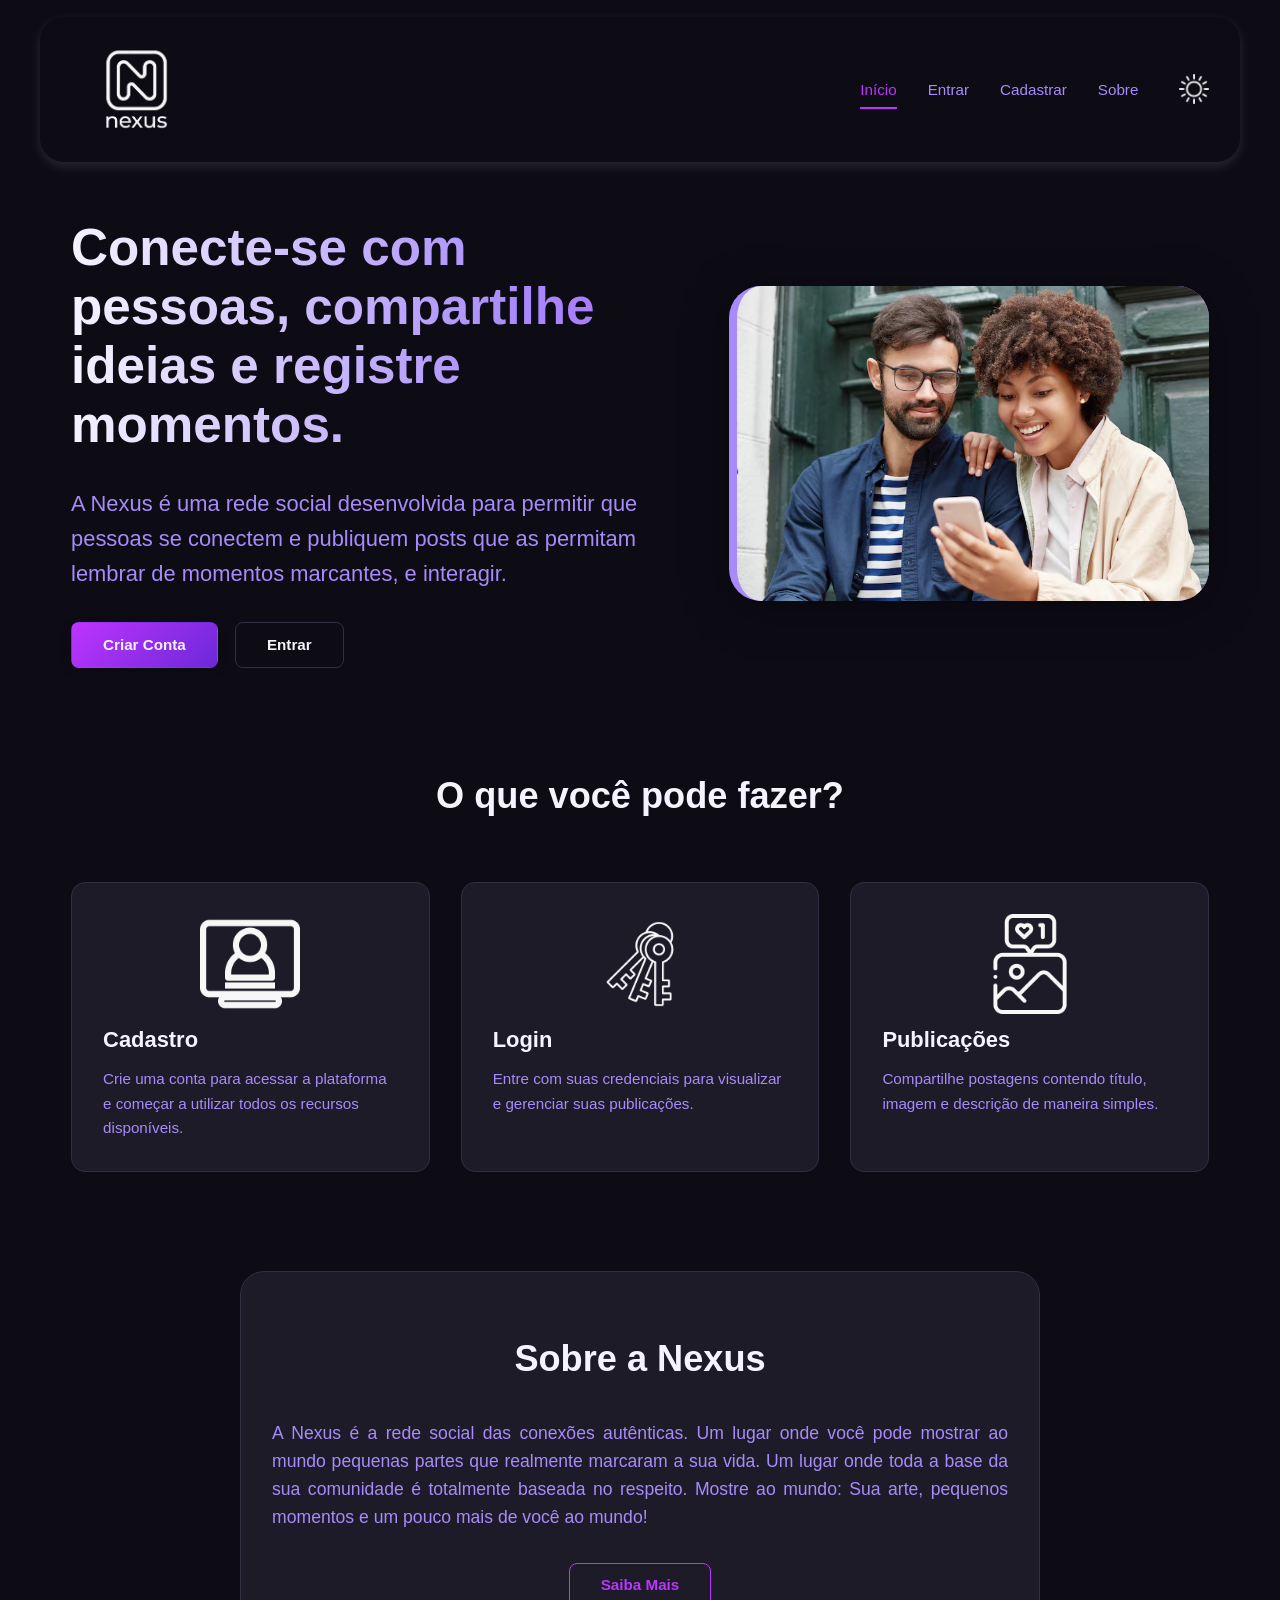
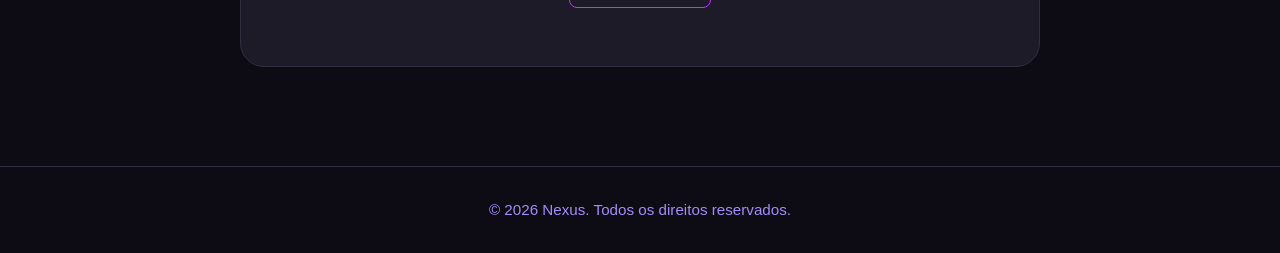
<file: src/index.html>
<!DOCTYPE html>
<html lang="pt-BR">

<head>
    <meta charset="UTF-8">
    <meta name="viewport" content="width=device-width, initial-scale=1.0">
    <meta name="description"
        content="Nexus é uma rede social que conecta pessoas, permitindo compartilhar ideias, publicações e momentos de forma simples e organizada.">
    <title>Nexus | Conecte, Compartilhe, Publique</title>

    <link rel="preconnect" href="https://fonts.googleapis.com">
    <link rel="stylesheet" href="./assets/css/global.css">
    <link rel="stylesheet" href="./assets/css/index.css">
    <link rel="shortcut icon" href="./assets/img/logo-icon.png" type="image/x-icon">
</head>

<body>
    <script>
        if (localStorage.getItem("Theme") === "light") {
            document.body.classList.add("light-mode");
        }
    </script>
    <header class="header">
        <div class="logo">
            <a href="index.html" aria-label="Nexus - Página inicial">
                <img src="./assets/img/logo_comtexto-removebg-preview.png" alt="Logotipo da Nexus">
            </a>
        </div>

        <button id="menu-toggle" class="hamburger" aria-label="Abrir menu" aria-expanded="false">
            <span class="hamburger-line"></span>
            <span class="hamburger-line"></span>
            <span class="hamburger-line"></span>
        </button>

        <nav class="nav" aria-label="Navegação principal">
            <ul id="links">
                <li><a href="index.html" aria-current="page">Início</a></li>
                <li><a href="./pages/login.html">Entrar</a></li>
                <li><a href="./pages/cadastro.html">Cadastrar</a></li>
                <li><a href="./pages/about.html">Sobre</a></li>
                <li style="margin-left: 0.6rem;" id="theme"><img src="./assets/img/sun.png"
                        alt="Mudar para o modo claro"></li>
            </ul>
        </nav>
    </header>

    <main id="conteudo-principal">
        <section class="nexus-title" aria-labelledby="hero-title">

            <div class="content reveal">
                <h1 id="hero-title">Conecte-se com pessoas, compartilhe ideias e registre momentos.</h1>

                <p>
                    A Nexus é uma rede social desenvolvida para permitir que
                    pessoas se conectem e publiquem posts que as permitam lembrar de momentos marcantes,
                    e interagir.
                </p>

                <div class="btns">
                    <a href="./pages/cadastro.html" class="btn btn-primary">Criar Conta</a>
                    <a href="./pages/login.html" class="btn btn-secondary">Entrar</a>
                </div>
            </div>

            <div class="imgs reveal reveal-delay-2">
                <img src="./assets/img/social.avif"
                    alt="Ilustração representando pessoas conectadas através da rede social Nexus" loading="lazy">
            </div>

        </section>

        <section class="features" aria-labelledby="features-title">

            <h2 id="features-title">O que você pode fazer?</h2>

            <div class="cards">

                <article class="card reveal reveal-delay-1">
                    <div class="icon">
                        <img src="./assets/img/login.png" alt="Icon login" height="100px">
                    </div>
                    <h3>Cadastro</h3>
                    <p>
                        Crie uma conta para acessar a plataforma e começar a utilizar todos os recursos disponíveis.
                    </p>
                </article>

                <article class="card reveal reveal-delay-2">
                    <div class="icon">
                        <img src="./assets/img/key-set.png" alt="Icon key" height="100px">
                    </div>
                    <h3>Login</h3>
                    <p>
                        Entre com suas credenciais para visualizar e gerenciar suas publicações.
                    </p>
                </article>

                <article class="card reveal reveal-delay-3">
                    <div class="icon">
                        <img src="./assets/img/posts.png" alt="Icon posts" height="100px">
                    </div>
                    <h3>Publicações</h3>
                    <p>
                        Compartilhe postagens contendo título, imagem e descrição de maneira simples.
                    </p>
                </article>

            </div>

        </section>

        <section class="about reveal" aria-labelledby="about-title">

            <h2 id="about-title">Sobre a Nexus</h2>

            <p style="text-align: justify;">
                A Nexus é a rede social das conexões autênticas. Um lugar onde você pode mostrar ao mundo pequenas
                partes que realmente marcaram a sua vida. Um lugar onde toda a base da sua comunidade é totalmente
                baseada no respeito. Mostre ao mundo: Sua arte, pequenos momentos e um pouco mais de você ao mundo!</p>

            <a href="./pages/about.html" class="btn btn-outline">Saiba Mais</a>

        </section>

    </main>

    <footer class="footer">
        <p>&copy; 2026 Nexus. Todos os direitos reservados.</p>
    </footer>
    <script src="./assets/js/index.js"></script>
</body>

</html>
</file>
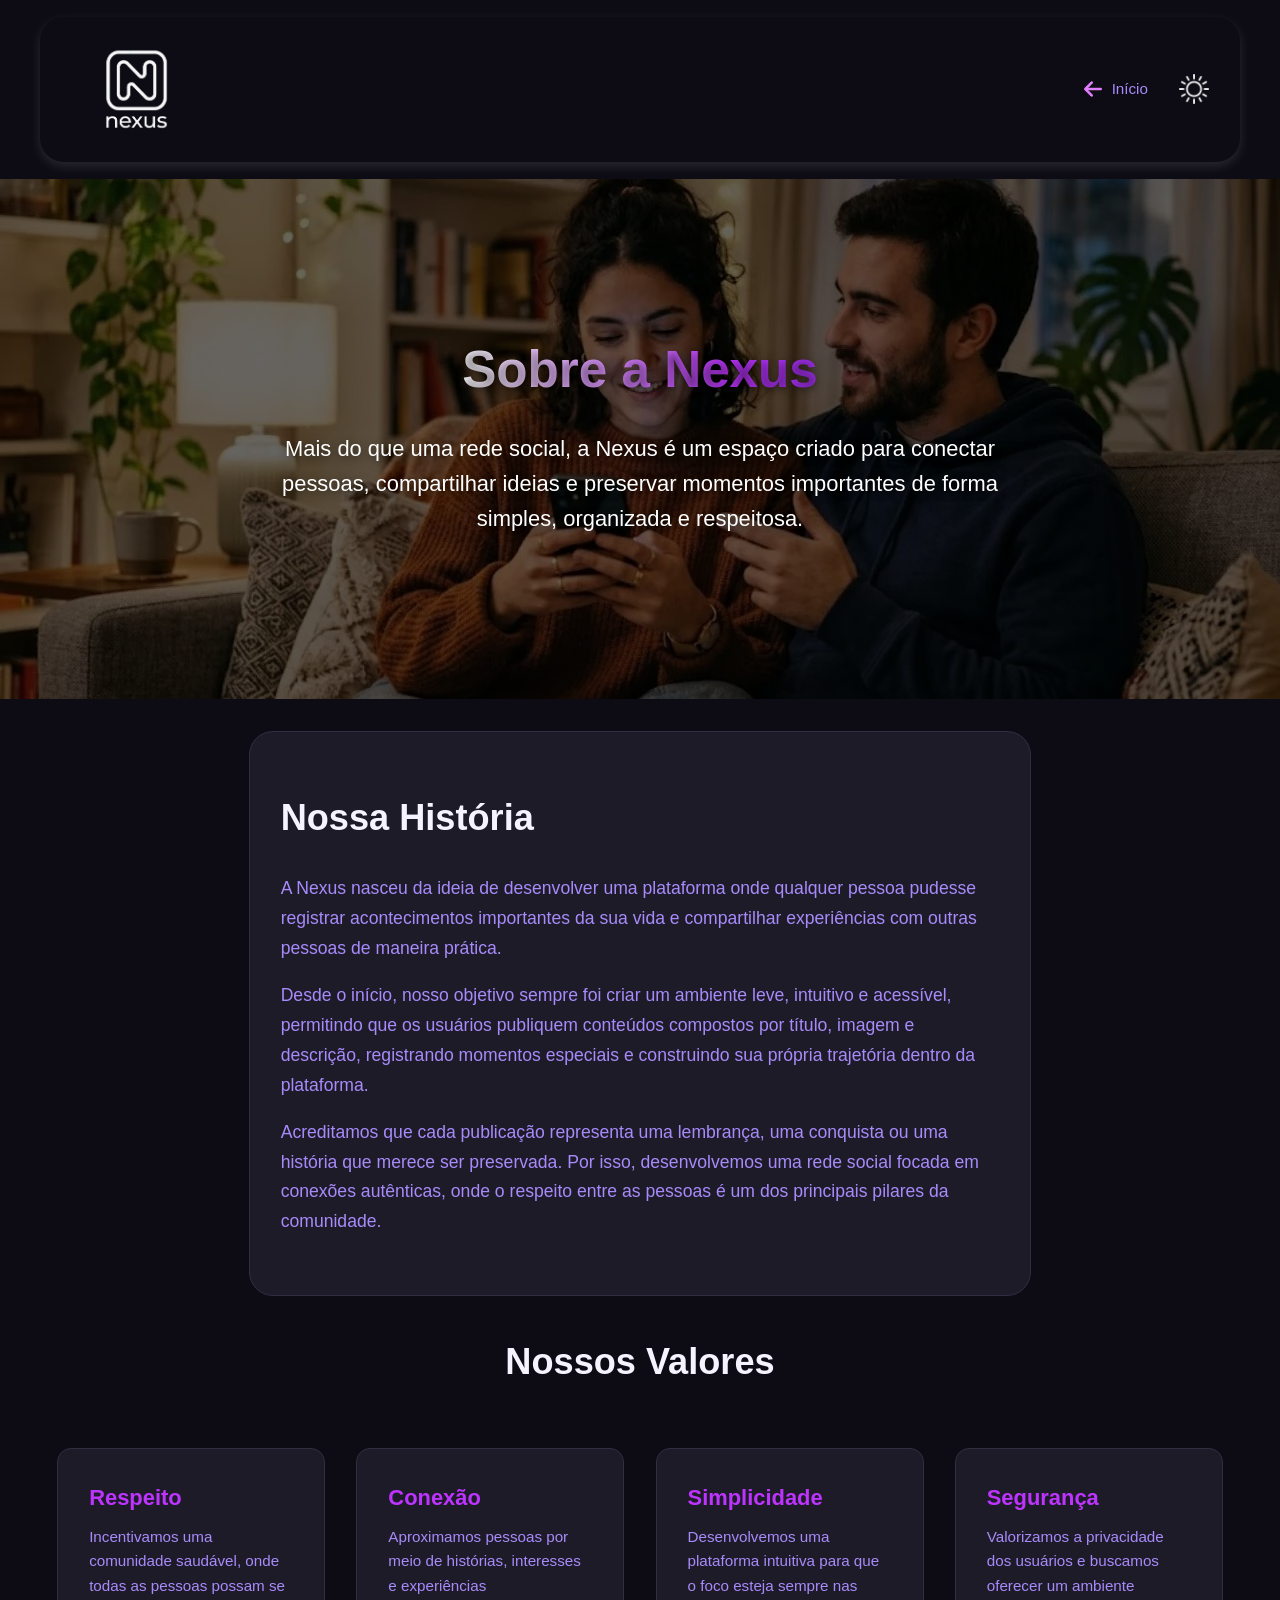
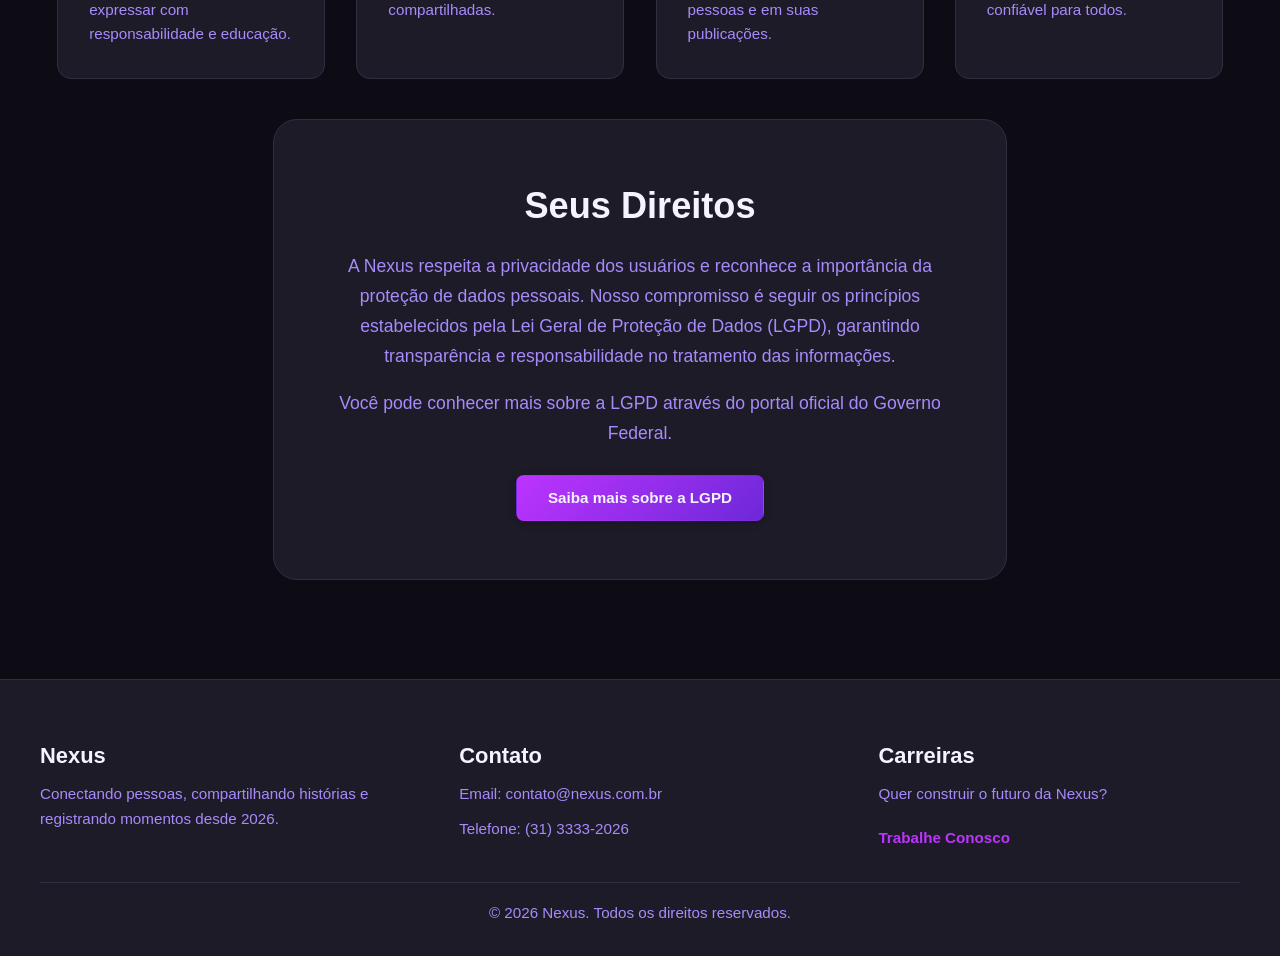
<file: src/pages/about.html>
<!DOCTYPE html>
<html lang="pt-BR">

<head>
    <meta charset="UTF-8">
    <meta name="viewport" content="width=device-width, initial-scale=1.0">
    <title>Nexus | Sobre nós</title>

    <link rel="preconnect" href="https://fonts.googleapis.com">
    <link rel="stylesheet" href="../assets/css/global.css">
    <link rel="stylesheet" href="../assets/css/about.css">
    <link rel="shortcut icon" href="../assets/img/logo-icon.png" type="image/x-icon">
</head>

<body>
    <script>
        if (localStorage.getItem("Theme") === "light") {
            document.body.classList.add("light-mode");
        }
    </script>
    <header class="header">
        <div class="logo">
            <a href="../index.html" aria-label="Nexus | Página inicial">
                <img src="../assets/img/logo_comtexto-removebg-preview.png" alt="Logo da Nexus">
            </a>
        </div>

        <button class="hamburger" aria-label="Abrir menu" aria-expanded="false">
            <span class="hamburger-line"></span>
            <span class="hamburger-line"></span>
            <span class="hamburger-line"></span>
        </button>

        <nav class="nav">
            <span id="links">
                <a href="../index.html">
                    <img src="../assets/img/arrow.png" alt="Voltar para a página inicial">
                    Início
                </a>
            </span>

            <span id="theme">
                <img src="../assets/img/lua.png" alt="Alterar tema">
            </span>
        </nav>
    </header>

    <main class="main-container">

        <section class="main reveal">

            <h1>Sobre a Nexus</h1>

            <p>
                Mais do que uma rede social, a Nexus é um espaço criado para conectar pessoas,
                compartilhar ideias e preservar momentos importantes de forma simples, organizada
                e respeitosa.
            </p>

        </section>

        <section class="history reveal delay-1">

            <h2>Nossa História</h2>

            <p>
                A Nexus nasceu da ideia de desenvolver uma plataforma onde qualquer pessoa pudesse
                registrar acontecimentos importantes da sua vida e compartilhar experiências com
                outras pessoas de maneira prática.
            </p>

            <p>
                Desde o início, nosso objetivo sempre foi criar um ambiente leve, intuitivo e
                acessível, permitindo que os usuários publiquem conteúdos compostos por título,
                imagem e descrição, registrando momentos especiais e construindo sua própria
                trajetória dentro da plataforma.
            </p>

            <p>
                Acreditamos que cada publicação representa uma lembrança, uma conquista ou uma
                história que merece ser preservada. Por isso, desenvolvemos uma rede social focada
                em conexões autênticas, onde o respeito entre as pessoas é um dos principais
                pilares da comunidade.
            </p>

        </section>

        <section style="margin-top: 2.3rem;" class="values reveal delay-2">

            <h2>Nossos Valores</h2>

            <div class="cards">

                <article class="card reveal">
                    <h3>Respeito</h3>

                    <p>
                        Incentivamos uma comunidade saudável, onde todas as pessoas possam se
                        expressar com responsabilidade e educação.
                    </p>
                </article>

                <article class="card reveal">
                    <h3>Conexão</h3>

                    <p>
                        Aproximamos pessoas por meio de histórias, interesses e experiências
                        compartilhadas.
                    </p>
                </article>

                <article class="card reveal">
                    <h3>Simplicidade</h3>

                    <p>
                        Desenvolvemos uma plataforma intuitiva para que o foco esteja sempre nas
                        pessoas e em suas publicações.
                    </p>
                </article>

                <article class="card reveal">
                    <h3>Segurança</h3>

                    <p>
                        Valorizamos a privacidade dos usuários e buscamos oferecer um ambiente
                        confiável para todos.
                    </p>
                </article>

            </div>

        </section>

        <section style="margin-top: 2.5rem;" class="rights reveal delay-3">

            <h2>Seus Direitos</h2>

            <p>
                A Nexus respeita a privacidade dos usuários e reconhece a importância da proteção
                de dados pessoais. Nosso compromisso é seguir os princípios estabelecidos pela Lei
                Geral de Proteção de Dados (LGPD), garantindo transparência e responsabilidade no
                tratamento das informações.
            </p>

            <p>
                Você pode conhecer mais sobre a LGPD através do portal oficial do Governo Federal.
            </p>

            <a class="btn btn-primary" href="https://www.gov.br/esporte/pt-br/acesso-a-informacao/lgpd" target="_blank">
                Saiba mais sobre a LGPD
            </a>

        </section>

    </main>

    <footer class="footer">

        <div class="footer-content">

            <div>
                <h3>Nexus</h3>

                <p>
                    Conectando pessoas, compartilhando histórias e registrando momentos desde 2026.
                </p>
            </div>

            <div>

                <h3>Contato</h3>

                <p>Email: contato@nexus.com.br</p>
                <p>Telefone: (31) 3333-2026</p>

            </div>

            <div>

                <h3>Carreiras</h3>

                <p>
                    Quer construir o futuro da Nexus?
                </p>

                <a href="#">Trabalhe Conosco</a>

            </div>

        </div>

        <hr>

        <p>&copy; 2026 Nexus. Todos os direitos reservados.</p>

    </footer>

    <script src="../assets/js/about.js"></script>

</body>

</html>
</file>
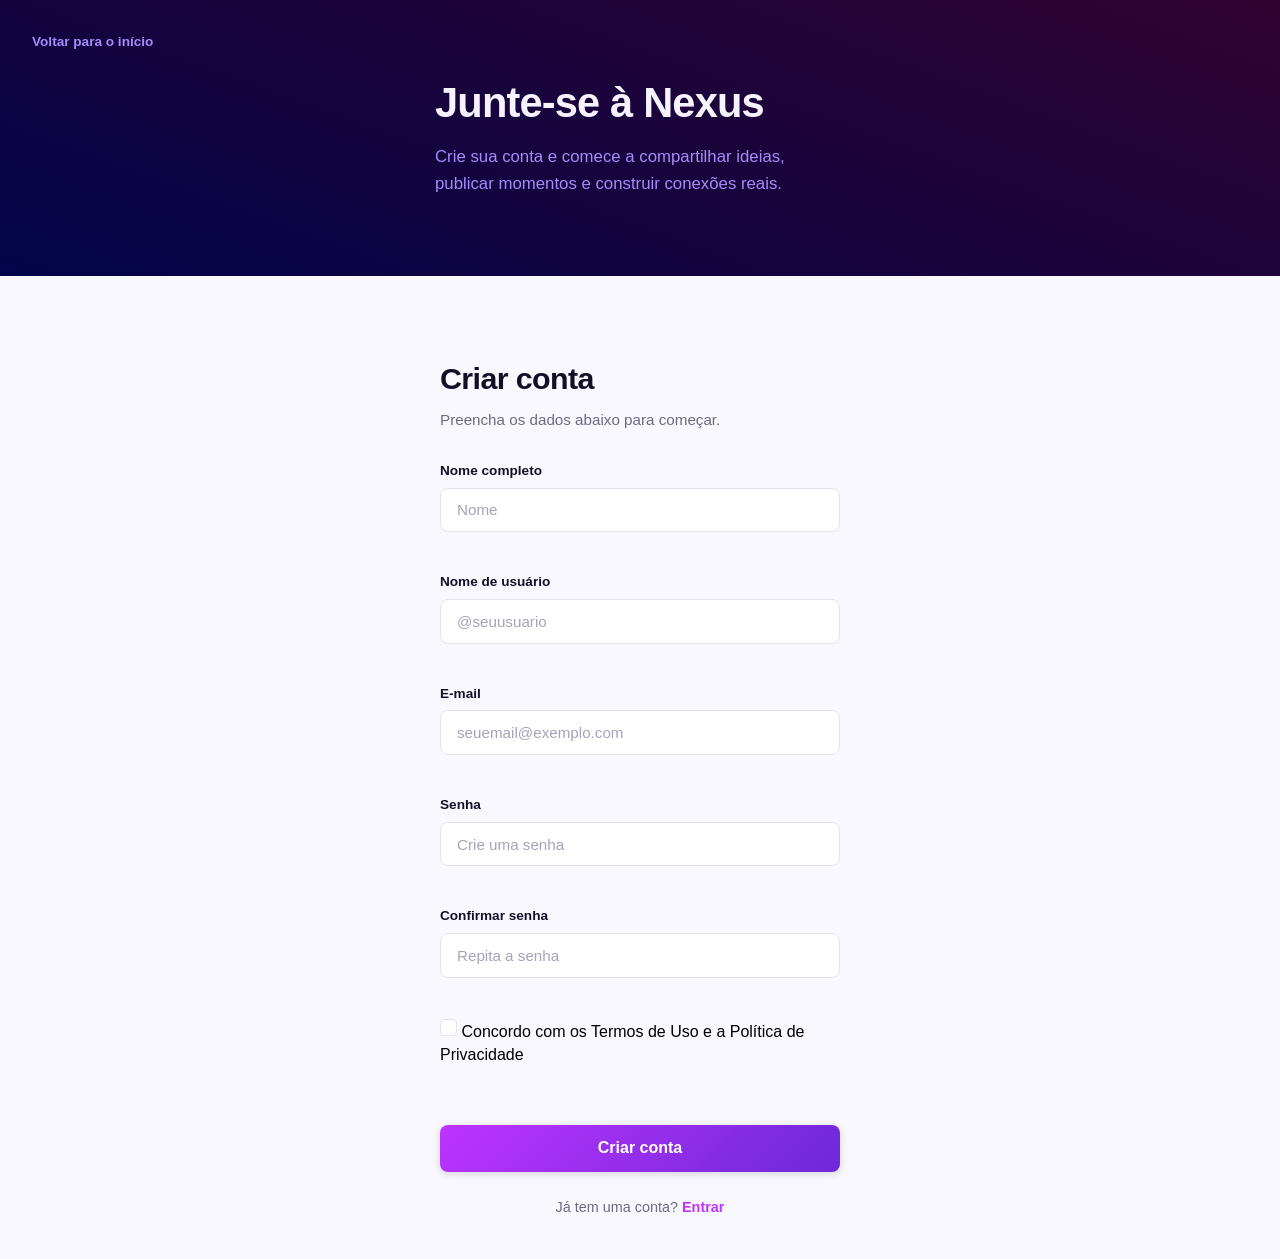
<file: src/pages/cadastro.html>
<!DOCTYPE html>
<html lang="pt-BR">

<head>
    <meta charset="UTF-8">
    <meta name="viewport" content="width=device-width, initial-scale=1.0">
    <meta name="description" content="Crie sua conta na Nexus e comece a compartilhar ideias, publicações e momentos.">
    <title>Nexus | Criar conta</title>
    <link rel="stylesheet" href="../assets/css/global.css">
    <link rel="stylesheet" href="../assets/css/cadastro.css">
    <link rel="shortcut icon" href="../assets/img/logo-icon.png" type="image/x-icon">
</head>

<body>
    <div class="pagina-cadastro">

        <a href="../index.html" class="link-voltar">
            Voltar para o início
        </a>

        <aside class="painel-apresentacao">
            <div class="conteudo-apresentacao">
                <h1>Junte-se à Nexus</h1>
                <p>Crie sua conta e comece a compartilhar ideias, publicar momentos e construir conexões reais.</p>
            </div>
        </aside>

        <main id="conteudo-principal" class="painel-formulario">
            <div class="caixa-formulario">

                <div class="cabecalho-formulario">
                    <h2>Criar conta</h2>
                    <p class="subtitulo">Preencha os dados abaixo para começar.</p>
                </div>

                <form id="cadastroForm" class="formulario-cadastro" novalidate>

                    <div class="campo-formulario">
                        <label for="nome">Nome completo</label>
                        <input type="text" id="nome" name="nome" placeholder="Nome" required>
                        <span class="mensagem-erro" id="nomeError"></span>
                    </div>

                    <div class="campo-formulario">
                        <label for="usuario">Nome de usuário</label>
                        <input type="text" id="usuario" name="usuario" placeholder="@seuusuario" required>
                        <span class="mensagem-erro" id="usuarioError"></span>
                    </div>

                    <div class="campo-formulario">
                        <label for="email">E-mail</label>
                        <input type="email" id="email" name="email" placeholder="seuemail@exemplo.com" required>
                        <span class="mensagem-erro" id="emailError"></span>
                    </div>

                    <div class="campo-formulario">
                        <label for="senha">Senha</label>
                        <div class="caixa-senha">
                            <input type="password" id="senha" name="senha" minlength="6" placeholder="Crie uma senha" required>
                        </div>
                        <span class="mensagem-erro" id="senhaError"></span>
                    </div>

                    <div class="campo-formulario">
                        <label for="confirmarSenha">Confirmar senha</label>
                        <div class="caixa-senha">
                            <input type="password" id="confirmarSenha" name="confirmarSenha"
                                placeholder="Repita a senha" minlength="6" required>

                        </div>
                        <span class="mensagem-erro" id="confirmarSenhaError"></span>
                    </div>

                    <label class="aceite-termos">
                        <input type="checkbox" id="termos" name="termos" required>
                        Concordo com os Termos de Uso e a Política de Privacidade
                    </label>
                    <span class="mensagem-erro" id="termosError"></span>
                    <button type="submit" class="botao-cadastro">Criar conta</button>

                </form>

                <p class="rodape-formulario">
                    Já tem uma conta?
                    <a href="login.html">Entrar</a>
                </p>

            </div>
        </main>

    </div>
    <script src="../assets/js/register.js"></script>
</body>

</html>
</file>
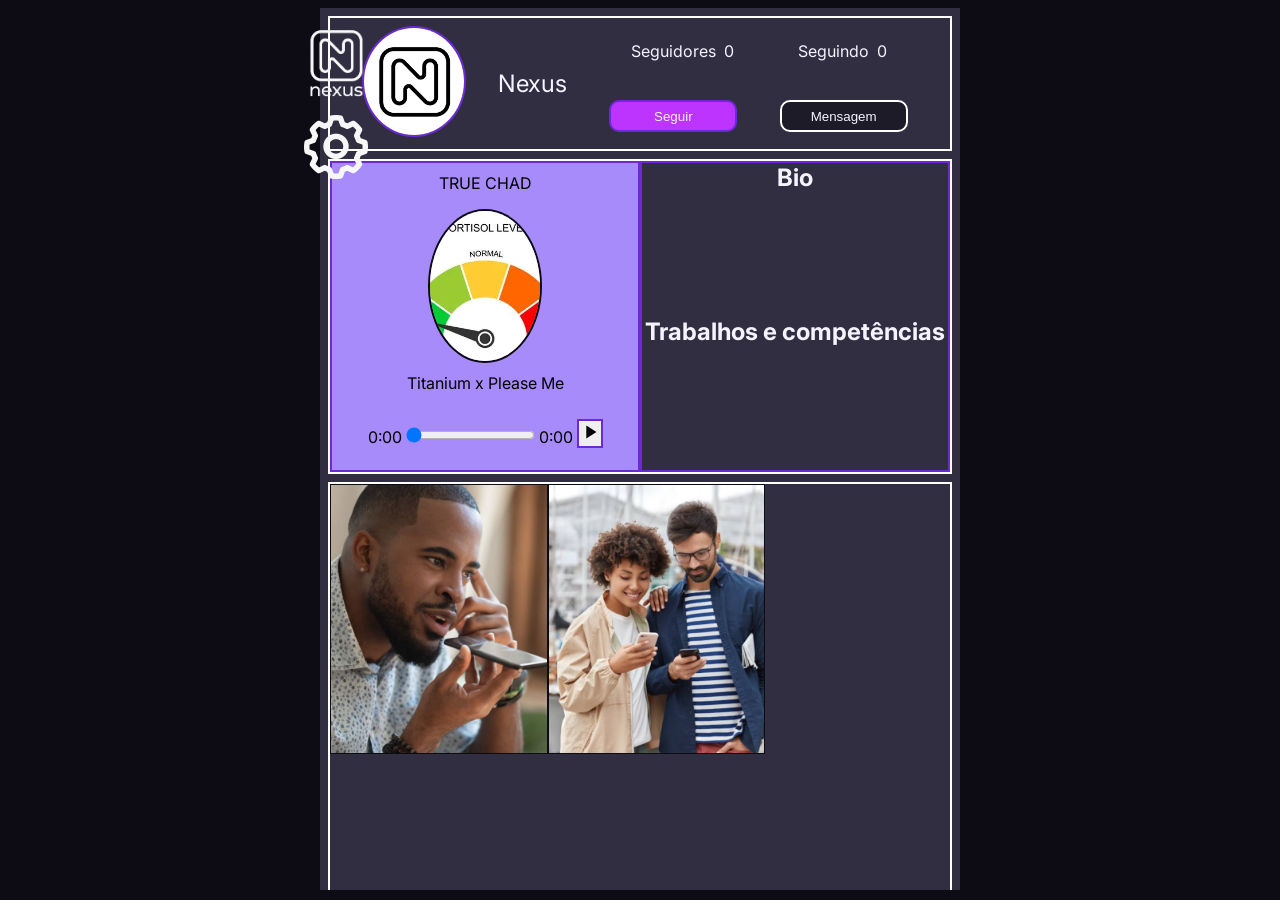
<file: src/pages/profile.html>
<!DOCTYPE html>
<html lang="pt-br">
<head>
    <meta charset="UTF-8">
    <meta name="viewport" content="width=device-width, initial-scale=1.0">
    <link rel="stylesheet" href="../assets/css/global.css">
    <link rel="stylesheet" href="../assets/css/profile.css">
    <link rel="shortcut icon" href="../assets/img/logo-icon.png" type="image/x-icon">
    <title>Nexus | Profile</title>
</head>

<body>

    <header class="topBar">

        <div class="logo">
            <a href="feed.html"> <img class="imgIcon" src="../assets/img/logo_comtexto-removebg-preview.png" alt=""> </a>
        </div>

        <div class="config">
            <img class="imgIcon" src="../assets/img/configuracoes-cog.png" alt="">
        </div>

    </header>

    <main>
        <div class="container-main">
        
            <div class="profile">

                <div class="photo">
                    <img id="fotoPerfil" src="../assets/img/logo_semtexto.png" alt="">
                </div>

                <div class="name">
                    <p id="nomeUsuario">Nexus</p>
                </div>

                <div class="mainFollow">

                    <div class="followers">
                        <p class="text1" data-i18n="seguidores">Seguidores</p>
                        <p id="followers">0</p>
                        <p class="text2" data-i18n="seguindo">Seguindo</p>
                        <p>0</p>
                    </div>

                    <div class="btnFollowers">

                        <button id="follow" data-i18n="seguir">Seguir</button>
                        <button id="message" data-i18n="mensagem">Mensagem</button>

                    </div>

                </div>

            </div>

            <div class="activities">

                <div class="dayMusic">

                    <div class="music-card">
                        <div class="artist-name" id="autorMusica">TRUE CHAD</div>
                        
                        <div class="cover-wrapper">
                            <img src="../assets/img/Low-cortisol.webp" alt="Capa da Música" class="cover-img" id="capaMusica">
                        </div>

                        <div class="song-title" id="tituloMusica">Titanium x Please Me</div>

                        <div class="progress-container">
                            <span id="currentTime" class="time">0:00</span>
                            <input type="range" id="progressBar" class="progress-bar" value="0" min="0" max="100">
                            <span id="durationTime" class="time">0:00</span>

                            <button class="btn-control">
                            <svg id="icon" width="22" height="22" viewBox="0 0 24 24" fill="currentColor"><path d="M8 5v14l11-7z"/></svg>
                            </button>
                            <audio id="daySong" src=""></audio>

                        </div>

                    </div>

                </div>

                <div class="description">

                    <div class="bio">
                        <h2 data-i18n="bio">Bio</h2>
                        <p id="bioTexto" class="textoConteudo"></p>
                    </div>

                    <div class="works">
                        <h2 data-i18n="trabalhos">Trabalhos e competências</h2>
                        <p id="trabalhosTexto" class="textoConteudo"></p>
                    </div>

                </div>

            </div>

            <div class="postedMedias">

                <div class="posts">
                    <img class="imgPosts" src="../assets/img/Design sem nome.png" alt="">
                </div>

                <div class="posts">
                    <img class="imgPosts" src="../assets/img/post-1.jpg" alt="">
                </div>

            </div>

        </div>

    </main>

    <dialog class="modalComments">

            <div class="modalComments-container">

                <div class="photo-card modal-post-card">

                    <div class="profile">
                        <div class="photoProfile">
                            <img id="photoProfile" src="../assets/img/logo_semtexto.png" alt="Nexus">
                        </div>
                        <div class="nameProfile">
                            <p> Nexus </p> 
                            <img id="verificar" src="../assets/img/Verificado.png" alt="Verificado">
                        </div>
                    </div>

                    <div class="post">
                        <img class="photos" src="../assets/img/post-1.jpg" alt="Post">
                    </div>

                    <div class="likes">
                        <div class="icons">
                            <img class="like" src="../assets/img/coracao-sem-like.png" alt="Like">
                        </div>
                        <div class="contador">
                            <p class="likeCounter">0</p>
                        </div>
                        <div class="icons">
                            <img class="commentsClick" src="../assets/img/cometarios.png" alt="Comentários">
                        </div>
                        <div class="contador">
                            <p class="commentsCounter">0</p>
                        </div>
                        <div class="icons" id="save">
                            <img src="../assets/img/salvar-post.png" alt="Salvar">
                        </div>
                    </div>

                </div> 

                <div class="commentsModal">
                    <p class="descriptionComments"></p>

                    <h3 class="comments-title">Comentários</h3>
                    <div class="comments-list">
                        <div class="descriptionPhone">

                            <div class="imgPhone">
                                <img src="../assets/img/Arthur.jpg" alt="">
                            </div>
                                
                            <div class="infosPhone">
                                <p class="profilePhones">ArthurFreitass</p>
                                <p class="textPhone">Faaahh!</p>
                            </div>
                                
                        </div>

                            <div class="descriptionPhone">

                                <div class="imgPhone">
                                    <img src="../assets/img/Tiago.jpg" alt="">
                                </div>
                                
                                <div class="infosPhone">
                                    <p class="profilePhones">ThiagoFrts</p>
                                    <p class="textPhone">Parô kkks!</p>
                                </div>
                                
                            </div>

                            <div class="descriptionPhone">

                            <div class="imgPhone">
                                <img src="../assets/img/Davi.jpg" alt="">
                            </div>
                                
                            <div class="infosPhone">
                                <p class="profilePhones">Davi-Profeta</p>
                                <p class="textPhone">Carabobo!</p>
                            </div>
                                
                        </div>


                        <div class="enviarComments">
                            <input id="inputComments" type="text" placeholder="Comente aqui!">
                            <button id="submitModal">Enviar</button>
                        </div>
                        
                    </div>
                </div>

            </div>

        </dialog>

        <dialog class="settings"> 

            <div class="options">
                <button type="button" class="optionIcon" data-panel="perfil">
                    <img class="iconsSettings" src="../assets/img/perfilUser.png" alt="Editar perfil">
                    <span class="optionLabel" data-i18n="perfilLabel">Edite seu perfil</span>
                </button>
                <button type="button" class="optionIcon" data-panel="seguranca">
                    <img class="iconsSettings" src="../assets/img/privacidade.png" alt="Segurança">
                    <span class="optionLabel" data-i18n="segurancaLabel">Segurança</span>
                </button>
                <button type="button" class="optionIcon" data-panel="idioma">
                    <img class="iconsSettings" src="../assets/img/idiomas.png" alt="Idioma">
                    <span class="optionLabel" data-i18n="idiomaLabel">Idioma</span>
                </button>
            </div>

            <div class="settingsContent">

                <div class="titleSettings">
                    <h2 id="settingsTitle" data-i18n="configuracoes">Configurações</h2>
                </div>

                <!-- Painel: Editar Perfil -->
                <div class="painelSettings" id="painel-perfil">

                    <div class="campoSettings">
                        <label for="inputUsername">Nome de usuário (@)</label>
                        <input type="text" id="inputUsername" maxlength="20" placeholder="@seunome">
                    </div>

                    <div class="campoSettings">
                        <label for="inputFotoPerfil">Foto de perfil</label>
                        <input type="file" id="inputFotoPerfil" accept="image/*">
                        <span class="dicaSettings">Deixe vazio pra manter a foto atual</span>
                    </div>

                    <div class="campoSettings linhaCampos">
                        <div class="campoSettings">
                            <label for="inputMusicaTitulo">Nome da música</label>
                            <input type="text" id="inputMusicaTitulo" maxlength="40" placeholder="Título da música">
                        </div>
                        <div class="campoSettings">
                            <label for="inputMusicaAutor">Autor</label>
                            <input type="text" id="inputMusicaAutor" maxlength="40" placeholder="Artista/banda">
                        </div>
                    </div>

                    <div class="campoSettings">
                        <label for="inputMusicaPerfil">Música do dia</label>
                        <input type="file" id="inputMusicaPerfil" accept="audio/*">
                        <span class="dicaSettings">Deixe vazio pra manter a música atual</span>
                    </div>

                    <div class="campoSettings">
                        <label for="inputCapaMusica">Capa da música</label>
                        <input type="file" id="inputCapaMusica" accept="image/*">
                        <span class="dicaSettings">Deixe vazio pra manter a capa atual</span>
                    </div>

                    <div class="campoSettings">
                        <label for="textareaBio">
                            Bio
                            <span class="contadorCaracteres"><span id="contadorBio">0</span>/120</span>
                        </label>
                        <textarea id="textareaBio" maxlength="120" placeholder="Fale um pouco sobre você..."></textarea>
                    </div>

                    <div class="campoSettings">
                        <label for="textareaTrabalhos">
                            Trabalhos e competências
                            <span class="contadorCaracteres"><span id="contadorTrabalhos">0</span>/150</span>
                        </label>
                        <textarea id="textareaTrabalhos" maxlength="150" placeholder="O que você faz/sabe fazer?"></textarea>
                    </div>

                    <button type="button" id="btnSalvarPerfil" class="btnSalvarSettings" data-i18n="salvar">Salvar alterações</button>
                </div>

                <!-- Painel: Segurança -->
                <div class="painelSettings" id="painel-seguranca">

                    <div class="campoSettings linhaSettings">
                        <div>
                            <label>Autenticação em duas etapas</label>
                            <p class="dicaSettings">Adicione uma camada extra de proteção na sua conta</p>
                        </div>
                        <label class="switchSettings">
                            <input type="checkbox" id="toggle2FA">
                            <span class="sliderSettings"></span>
                        </label>
                    </div>

                    <div class="campoSettings linhaSettings">
                        <div>
                            <label>Alertas de novo login</label>
                            <p class="dicaSettings">Avisar quando entrarem na conta de um aparelho novo</p>
                        </div>
                        <label class="switchSettings">
                            <input type="checkbox" id="toggleAlertaLogin" checked>
                            <span class="sliderSettings"></span>
                        </label>
                    </div>

                    <div class="campoSettings">
                        <label>Sessões ativas</label>
                        <div class="sessaoItem">
                            <span>Windows · Belo Horizonte, MG</span>
                            <span class="sessaoAtual">Este aparelho</span>
                        </div>
                        <div class="sessaoItem">
                            <span>Android · Belo Horizonte, MG</span>
                            <button type="button" class="btnSairSessao">Encerrar</button>
                        </div>
                    </div>

                    <div class="campoSettings">
                        <p class="dicaSettings">
                            Saiba como seus dados são tratados na
                            <a href="https://www.gov.br/anpd/pt-br" target="_blank" rel="noopener">Lei Geral de Proteção de Dados (LGPD)</a>.
                        </p>
                    </div>
                </div>

                <!-- Painel: Idioma -->
                <div class="painelSettings" id="painel-idioma">
                    <div class="campoSettings">
                        <label>Escolha o idioma</label>
                        <div class="idiomaOpcoes">
                            <button type="button" class="idiomaBtn" data-lang="pt-BR">🇧🇷 Português</button>
                            <button type="button" class="idiomaBtn" data-lang="en">🇺🇸 English</button>
                            <button type="button" class="idiomaBtn" data-lang="es">🇪🇸 Español</button>
                        </div>
                    </div>
                </div>

            </div>

        </dialog>

</body>
    <script src="../assets/js/profile.js"></script>
</html>
</file>
<file: src/assets/css/global.css>
/*Linkem o global.css acima do css de vcs*/

@view-transition {
  navigation: auto;
}

@keyframes fade-out-up {
  to {
    opacity: 0;
    transform: translateY(-10px);
  }
}

@keyframes fade-in-up {
  from {
    opacity: 0;
    transform: translateY(10px);
  }
}

::view-transition-group(root) {
  animation: none;
}

::view-transition-old(root) {
  animation: 0.4s cubic-bezier(0.4, 0, 0.2, 1) both fade-out-up;
}

::view-transition-new(root) {
  animation: 0.4s cubic-bezier(0.4, 0, 0.2, 1) both fade-in-up;
}
</file>
<file: src/assets/css/index.css>
:root {

    /*Paleta de cores*/
    --background-main: #0D0B14;
    --superficie: #1E1B29;
    --border-separators: #312E41;
    --mainText: #F5F3FF;
    --secondText: #A78BFA;
    --primary: #BD34FE;
    --secundary: #6D28D9;
    --backMenu: #1E1B29;
    --background: #F9F8FF;
    --ligthSuperficie: #FFFFFF;
    --light-border-separators: #E4E2F1;
    --light-main-text: #130F26;
    --second-light-text: #6D6A80;
    --primary-hover: #d15bff;
    --primary-rgb: 189, 52, 254;
    --font-family: "Inter", sans-serif;

    /*Espaçamentos e margens*/

    --fs-sm: clamp(0.85rem, 0.8rem + 0.2vw, 0.95rem);
    --fs-base: clamp(1rem, 0.95rem + 0.2vw, 1.1rem);
    --fs-md: clamp(1.15rem, 1.05rem + 0.4vw, 1.4rem);
    --fs-lg: clamp(1.6rem, 1.3rem + 1.2vw, 2.4rem);
    --fs-xl: clamp(2rem, 1.6rem + 2vw, 3.2rem);
    --space-xs: clamp(0.5rem, 0.45rem + 0.2vw, 0.75rem);
    --space-sm: clamp(0.85rem, 0.75rem + 0.4vw, 1.25rem);
    --space-md: clamp(1.5rem, 1.3rem + 0.8vw, 2.5rem);
    --space-lg: clamp(2.5rem, 2rem + 2vw, 4.5rem);
    --space-xl: clamp(4rem, 3rem + 4vw, 7rem);
    --radius-sm: 8px;
    --radius-md: 14px;
    --radius-lg: 24px;
    --shadow-sm: 0 2px 8px rgba(0, 0, 0, 0.25);
    --shadow-md: 0 8px 24px rgba(0, 0, 0, 0.35);
    --shadow-glow: 0 0 32px rgba(var(--primary-rgb), 0.25);
    --transition-fast: 0.2s ease;
    --transition-base: 0.3s cubic-bezier(0.4, 0, 0.2, 1);
    --container-max: 1200px;
}

@import url('https://fonts.googleapis.com/css2?family=Inter:wght@300;400;500;600;700;800&display=swap');

* {
    margin: 0;
    padding: 0;
    box-sizing: border-box;
}

html {
    scroll-behavior: smooth;
}

img {
    max-width: 100%;
    display: block;
}

a {
    color: inherit;
    text-decoration: none;
}

ul {
    list-style: none;
}

body {
    background-color: var(--background-main);
    color: var(--mainText);
    min-height: 100vh;
    font-family: var(--font-family);
    font-size: var(--fs-base);
    line-height: 1.6;
    -webkit-font-smoothing: antialiased;
}

.skip-link {
    position: absolute;
    top: -100%;
    left: var(--space-sm);
    background: var(--primary);
    color: var(--mainText);
    padding: var(--space-xs) var(--space-sm);
    border-radius: var(--radius-sm);
    z-index: 100;
    transition: top var(--transition-fast);
}

.skip-link:focus {
    top: var(--space-xs);
}

:focus-visible {
    outline: 2px solid var(--primary);
    outline-offset: 3px;
    border-radius: var(--radius-sm);
}

.header {
    display: flex;
    flex-wrap: wrap;
    justify-content: space-between;
    align-items: center;
    background-color: var(--background-main);
    border: none;
    border-radius: var(--radius-lg);
    gap: var(--space-md);
    max-width: var(--container-max);
    margin: var(--space-sm) auto;
    padding: var(--space-sm) var(--space-md);
    box-shadow: 0 4px 12px rgba(255, 255, 255, 0.12);
}

.header .logo img {
    filter: invert(99%) sepia(1%) saturate(1450%) hue-rotate(189deg) brightness(102%) contrast(94%);
    width: clamp(80px, 15vw, 130px);
    height: auto;
    transition: filter var(--transition-fast);
}

.header .logo a:hover img,
.header .logo a:focus-visible img {
    filter: invert(99%) sepia(1%) saturate(1450%) hue-rotate(189deg) brightness(120%) contrast(100%) drop-shadow(0 0 12px var(--primary));
}

.nav #links {
    display: flex;
    flex-wrap: wrap;
    gap: var(--space-md);
}

#links a {
    position: relative;
    color: var(--secondText);
    font-weight: 500;
    font-size: var(--fs-sm);
    padding: var(--space-xs) 0;
    transition: color var(--transition-fast);
}

#links a::after {
    content: "";
    position: absolute;
    left: 0;
    bottom: -2px;
    width: 0;
    height: 2px;
    background: var(--primary);
    transition: width var(--transition-base);
}

.nav #theme {
    width: 30px;
    height: 30px;
    cursor: pointer;
}

.nav #theme img {
    filter: invert(99%) sepia(1%) saturate(1450%) hue-rotate(189deg) brightness(102%) contrast(94%);
    transition: filter var(--transition-fast);
}

.nav #theme:hover img,
.nav #theme:focus-visible img {
    filter: invert(99%) sepia(1%) saturate(1450%) hue-rotate(189deg) brightness(120%) contrast(100%) drop-shadow(0 0 12px var(--primary));
}

#links a:hover,
#links a:focus-visible,
#links a[aria-current="page"] {
    color: var(--primary);
}

#links a:hover::after,
#links a:focus-visible::after,
#links a[aria-current="page"]::after {
    width: 100%;
}

.btn {
    display: inline-flex;
    align-items: center;
    justify-content: center;
    padding: var(--space-xs) var(--space-md);
    border-radius: var(--radius-sm);
    font-weight: 600;
    font-size: var(--fs-sm);
    border: 1px solid transparent;
    cursor: pointer;
    transition: transform var(--transition-fast), box-shadow var(--transition-fast), background-color var(--transition-fast), border-color var(--transition-fast);
}

.btn-primary {
    background: linear-gradient(135deg, var(--primary), var(--secundary));
    color: var(--mainText);
    box-shadow: var(--shadow-sm);
}

.btn-primary:hover,
.btn-primary:focus-visible {
    transform: translateY(-3px);
    box-shadow: var(--shadow-glow);
}

.btn-secondary {
    background: transparent;
    color: var(--mainText);
    border-color: var(--border-separators);
}

.btn-secondary:hover,
.btn-secondary:focus-visible {
    border-color: var(--primary);
    color: var(--primary);
    transform: translateY(-3px);
}

.btn-outline {
    background: transparent;
    color: var(--primary);
    border-color: var(--primary);
}

.btn-outline:hover,
.btn-outline:focus-visible {
    background: var(--primary);
    color: var(--mainText);
    transform: translateY(-3px);
}

.nexus-title {
    display: grid;
    grid-template-columns: 1fr;
    align-items: center;
    gap: var(--space-lg);
    max-width: var(--container-max);
    margin: var(--space-lg) auto;
    padding: 0 var(--space-md);
}

.nexus-title .content {
    display: flex;
    flex-direction: column;
    gap: var(--space-md);
    text-align: center;
}

.nexus-title h1 {
    font-size: var(--fs-xl);
    font-weight: 800;
    line-height: 1.15;

    background: linear-gradient(90deg,
            var(--mainText),
            var(--secondText),
            var(--primary),
            var(--secondText),
            var(--mainText));
    background-size: 300% 100%;

    -webkit-background-clip: text;
    background-clip: text;
    color: transparent;

    animation: gradientMove 5s ease-in-out infinite;
}

@keyframes gradientMove {
    0% {
        background-position: 0%;
    }

    50% {
        background-position: 100%;
    }

    100% {
        background-position: 0%;
    }
}

.nexus-title p {
    color: var(--secondText);
    font-size: var(--fs-md);
    max-width: 60ch;
    margin-inline: auto;
}

.nexus-title .btns {
    display: flex;
    flex-wrap: wrap;
    justify-content: center;
    gap: var(--space-sm);
}

.nexus-title .imgs {
    display: flex;
    justify-content: center;
}

.nexus-title .imgs img {
    width: min(100%, 480px);
    filter: drop-shadow(var(--shadow-md));
}

.features {
    max-width: var(--container-max);
    margin: var(--space-xl) auto;
    padding: 0 var(--space-md);
    text-align: center;
}

.features h2 {
    font-size: var(--fs-lg);
    font-weight: 700;
    margin-bottom: var(--space-lg);
}

.cards {
    display: grid;
    grid-template-columns: repeat(auto-fit, minmax(240px, 1fr));
    gap: var(--space-md);
}

.card {
    background-color: var(--superficie);
    border: 1px solid var(--border-separators);
    border-radius: var(--radius-md);
    padding: var(--space-md);
    text-align: left;
    transition: transform var(--transition-base), box-shadow var(--transition-base), border-color var(--transition-base);
}

.card:hover,
.card:focus-within {
    transform: translateY(-6px);
    box-shadow: var(--shadow-md);
    border-color: var(--primary);
}

.card-icon {
    font-size: var(--fs-lg);
    margin-bottom: var(--space-xs);
}

.card h3 {
    font-size: var(--fs-md);
    font-weight: 600;
    margin-bottom: var(--space-xs);
}

.card p {
    color: var(--secondText);
    font-size: var(--fs-sm);
}

.icon {
    display: flex;
    justify-content: center;
    align-items: center;
    margin-bottom: 0.5rem;
}

.about {
    max-width: 800px;
    margin: var(--space-xl) auto;
    padding: var(--space-lg) var(--space-md);
    text-align: center;
    background-color: var(--superficie);
    border: 1px solid var(--border-separators);
    border-radius: var(--radius-lg);
}

.about h2 {
    font-size: var(--fs-lg);
    font-weight: 700;
    margin-bottom: var(--space-md);
}

.about p {
    color: var(--secondText);
    margin-bottom: var(--space-md);
}

.imgs img {
    padding-left: 0.5rem;
    background-color: var(--secondText);
    border-radius: 2rem;
}

.footer {
    text-align: center;
    padding: var(--space-md);
    margin-top: var(--space-xl);
    border-top: 1px solid var(--border-separators);
    color: var(--secondText);
    font-size: var(--fs-sm);
}

.card .icon img {
    filter: invert(99%) sepia(1%) saturate(1450%) hue-rotate(189deg) brightness(102%) contrast(94%);
}


.hamburger {
    display: none;
    flex-direction: column;
    gap: 5px;
    background: transparent;
    border: none;
    cursor: pointer;
    padding: 0.5rem;
}

.hamburger-line {
    width: 24px;
    height: 2px;
    background: var(--secondText);
    transition: var(--transition-fast);
}

body.light-mode {
    --background-main: var(--background); 
    --superficie: var(--ligthSuperficie); 
    --border-separators: var(--light-border-separators); 
    --mainText: var(--light-main-text); 
    --secondText: var(--second-light-text); 
    --backMenu: var(--ligthSuperficie); 
}

body.light-mode .header .logo img,
body.light-mode .nav #theme img,
body.light-mode .card .icon img {
    filter: none; 
}

body.light-mode .header .logo a:hover img,
body.light-mode .header .logo a:focus-visible img,
body.light-mode .nav #theme:hover img,
body.light-mode .nav #theme:focus-visible img {
    filter: drop-shadow(0 0 12px var(--primary));
}

body.light-mode .nexus-title h1 {
    background: linear-gradient(90deg,
        var(--light-main-text),
        var(--primary),
        var(--secundary),
        var(--primary),
        var(--light-main-text));
    background-size: 300% 100%;
    -webkit-background-clip: text;
    background-clip: text;
}

body.light-mode .hamburger-line {
    background: var(--light-main-text);
}

@media (max-width: 767px) {
    .hamburger {
        display: flex;
    }

    .nav {
        display: none;
        width: 100%;
        order: 1;
    }

    .nav-active {
        display: block;
    }

    .nav-active #links {
        flex-direction: column;
        align-items: center;
        padding: var(--space-sm) 0;
    }
}

@media (max-width: 1024px) {
    .header {
        width: 100%;
        max-width: none;
        margin: 0;
        border-radius: 0;
        border-left: none;
        border-right: none;
        border-top: none;
        border-bottom: 1px solid var(--border-separators);
        padding-left: var(--space-md);
        padding-right: var(--space-md);
    }
}

@media (min-width: 768px) {
    .header {
        flex-wrap: nowrap;
    }

    .nexus-title {
        grid-template-columns: 1.1fr 0.9fr;
        text-align: left;
    }

    .nexus-title .content {
        text-align: left;
    }

    .nexus-title p {
        margin-inline: 0;
    }

    .nexus-title .btns {
        justify-content: flex-start;
    }

    .nexus-title .imgs {
        justify-content: flex-end;
    }
}

@media (min-width: 1600px) {
    :root {
        --container-max: 1440px;
    }
}

@media (prefers-reduced-motion: reduce) {

    *,
    *::before,
    *::after {
        animation-duration: 0.01ms !important;
        animation-iteration-count: 1 !important;
        transition-duration: 0.01ms !important;
        scroll-behavior: auto !important;
    }
}

.reveal {
    opacity: 0;
    transform: translateY(40px);
    transition: opacity 0.8s ease, transform 0.8s ease;
}

.reveal.active {
    opacity: 1;
    transform: translateY(0);
}

.reveal-delay-1 { transition-delay: 0.1s; }
.reveal-delay-2 { transition-delay: 0.2s; }
.reveal-delay-3 { transition-delay: 0.3s; }
.reveal-delay-4 { transition-delay: 0.4s; }

body {
    opacity: 0;
    transition: opacity 0.6s ease;
}

body.loaded {
    opacity: 1;
}
</file>
<file: src/assets/css/about.css>
:root {
  --background-main: #0d0b14;
  --superficie: #1e1b29;
  --border-separators: #312e41;
  --mainText: #f5f3ff;
  --secondText: #a78bfa;
  --primary: #bd34fe;
  --secundary: #6d28d9;
  --backMenu: #1e1b29;

  --background: #f9f8ff;
  --ligthSuperficie: #ffffff;
  --light-border-separators: #e4e2f1;
  --light-main-text: #130f26;
  --second-light-text: #4b4766;

  --primary-hover: #d15bff;
  --primary-rgb: 189, 52, 254;

  --font-family: "Inter", sans-serif;

  --banner-overlay: rgba(0, 0, 0, 0.6);
  --banner-text-color: #ffffff;

  --fs-sm: clamp(0.85rem, 0.8rem + 0.2vw, 0.95rem);
  --fs-base: clamp(1rem, 0.95rem + 0.2vw, 1.1rem);
  --fs-md: clamp(1.15rem, 1.05rem + 0.4vw, 1.4rem);
  --fs-lg: clamp(1.6rem, 1.3rem + 1.2vw, 2.4rem);
  --fs-xl: clamp(2rem, 1.6rem + 2vw, 3.2rem);

  --space-xs: clamp(0.5rem, 0.45rem + 0.2vw, 0.75rem);
  --space-sm: clamp(0.85rem, 0.75rem + 0.4vw, 1.25rem);
  --space-md: clamp(1.5rem, 1.3rem + 0.8vw, 2.5rem);
  --space-lg: clamp(2.5rem, 2rem + 2vw, 4.5rem);
  --space-xl: clamp(4rem, 3rem + 4vw, 7rem);

  --radius-sm: 8px;
  --radius-md: 14px;
  --radius-lg: 24px;

  --shadow-sm: 0 2px 8px rgba(0, 0, 0, 0.25);
  --shadow-md: 0 8px 24px rgba(0, 0, 0, 0.35);
  --shadow-glow: 0 0 32px rgba(var(--primary-rgb), 0.25);

  --transition-fast: 0.2s ease;
  --transition-base: 0.3s cubic-bezier(0.4, 0, 0.2, 1);

  --container-max: 1200px;

  --banner-height-mobile: clamp(260px, 55vw, 380px);
}

@import url("https://fonts.googleapis.com/css2?family=Inter:wght@300;400;500;600;700;800&display=swap");

* {
  margin: 0;
  padding: 0;
  box-sizing: border-box;
}

html {
  scroll-behavior: smooth;
  overflow-x: hidden;
}

body {
  overflow-x: hidden;
}

img {
  max-width: 100%;
  display: block;
}

a {
  color: inherit;
  text-decoration: none;
}

ul {
  list-style: none;
}

body {
  background-color: var(--background-main);
  color: var(--mainText);
  min-height: 100vh;
  font-family: var(--font-family);
  font-size: var(--fs-base);
  line-height: 1.6;
  -webkit-font-smoothing: antialiased;
}

:focus-visible {
  outline: 2px solid var(--primary);
  outline-offset: 3px;
  border-radius: var(--radius-sm);
}

.header {
  display: flex;
  flex-wrap: wrap;
  justify-content: space-between;
  align-items: center;
  background-color: var(--background-main);
  border-radius: var(--radius-lg);
  gap: var(--space-md);
  max-width: var(--container-max);
  margin: var(--space-sm) auto;
  padding: var(--space-sm) var(--space-md);
  box-shadow: 0 4px 12px rgba(255, 255, 255, 0.12);
}

.header .logo img {
  filter: invert(99%) sepia(1%) saturate(1450%) hue-rotate(189deg)
    brightness(102%) contrast(94%);
  width: clamp(80px, 15vw, 130px);
  height: auto;
  transition: filter var(--transition-fast);
}

.header .logo a:hover img,
.header .logo a:focus-visible img {
  filter: invert(99%) sepia(1%) saturate(1450%) hue-rotate(189deg)
    brightness(120%) contrast(100%) drop-shadow(0 0 12px var(--primary));
}

.nav {
  display: flex;
  align-items: center;
  gap: var(--space-md);
}

.nav #links {
  display: flex;
  align-items: center;
  gap: var(--space-xs);
}

#links a {
  display: inline-flex;
  align-items: center;
  gap: var(--space-xs);
  position: relative;
  color: var(--secondText);
  font-weight: 500;
  font-size: var(--fs-sm);
  padding: var(--space-xs) 0;
  transition: color var(--transition-fast);
}

#links a img {
  width: 18px;
  filter: invert(60%) sepia(60%) saturate(2000%) hue-rotate(230deg);
  transition: filter var(--transition-fast);
}

#links a::after {
  content: "";
  position: absolute;
  left: 0;
  bottom: -2px;
  width: 0;
  height: 2px;
  background: var(--primary);
  transition: width var(--transition-base);
}

#links a:hover,
#links a:focus-visible,
#links a[aria-current="page"] {
  color: var(--primary);
}

#links a:hover img,
#links a:focus-visible img {
  filter: invert(29%) sepia(88%) saturate(4000%) hue-rotate(270deg);
}

#links a:hover::after,
#links a:focus-visible::after,
#links a[aria-current="page"]::after {
  width: 100%;
}

.nav #theme {
  width: 30px;
  height: 30px;
  cursor: pointer;
}

.nav #theme img {
  filter: invert(99%) sepia(1%) saturate(1450%) hue-rotate(189deg)
    brightness(102%) contrast(94%);
  transition: filter var(--transition-fast);
}

.nav #theme:hover img,
.nav #theme:focus-visible img {
  filter: invert(99%) sepia(1%) saturate(1450%) hue-rotate(189deg)
    brightness(120%) contrast(100%) drop-shadow(0 0 12px var(--primary));
}

.hamburger {
  display: none;
  flex-direction: column;
  gap: 5px;
  background: transparent;
  border: none;
  cursor: pointer;
  padding: 0.5rem;
  z-index: 10;
}

.hamburger-line {
  width: 24px;
  height: 2px;
  background: var(--secondText);
  transition: transform 0.3s ease, opacity 0.3s ease;
}

.hamburger.active .hamburger-line:nth-child(1) {
  transform: translateY(7px) rotate(45deg);
}
.hamburger.active .hamburger-line:nth-child(2) {
  opacity: 0;
}
.hamburger.active .hamburger-line:nth-child(3) {
  transform: translateY(-7px) rotate(-45deg);
}

.btn {
  display: inline-flex;
  align-items: center;
  justify-content: center;
  padding: var(--space-xs) var(--space-md);
  border-radius: var(--radius-sm);
  font-weight: 600;
  font-size: var(--fs-sm);
  border: 1px solid transparent;
  cursor: pointer;
  transition:
    transform var(--transition-fast),
    box-shadow var(--transition-fast),
    background-color var(--transition-fast),
    border-color var(--transition-fast);
}

.btn-primary {
  background: linear-gradient(135deg, var(--primary), var(--secundary));
  color: var(--mainText);
  box-shadow: var(--shadow-sm);
}

.btn-primary:hover,
.btn-primary:focus-visible {
  transform: translateY(-3px);
  box-shadow: var(--shadow-glow);
}

/* ===== BANNER (.main) — corrigido ===== */
.main {
  margin-top: 1rem;
  position: relative;
  display: flex;
  flex-direction: column;
  justify-content: center;
  align-items: center;
  gap: var(--space-md);
  text-align: center;
  padding: var(--space-xl) var(--space-md);
  height: clamp(400px, 45vw, 520px);
  overflow: hidden;
  margin-bottom: 2rem;
}

.main::before {
  content: "";
  position: absolute;
  inset: 0;
  background:
    linear-gradient(var(--banner-overlay), var(--banner-overlay)),
    url(../img/about.webp) center / cover no-repeat;
  z-index: 0;
}

.main h1,
.main p {
  position: relative;
  z-index: 1;
  color: var(--banner-text-color);
  text-shadow: 0 2px 8px rgba(0, 0, 0, 0.5);
}

.main h1 {
  font-size: var(--fs-xl);
  font-weight: 800;
  line-height: 1.15;
  background: linear-gradient(
    90deg,
    var(--banner-text-color),
    var(--primary),
    var(--secundary),
    var(--primary),
    var(--banner-text-color)
  );
  background-size: 300% 100%;
  -webkit-background-clip: text;
  background-clip: text;
  color: transparent;
  animation: gradientMove 5s ease-in-out infinite;
}

.main p {
  font-size: var(--fs-md);
  max-width: 65ch;
  margin-inline: auto;
}

@keyframes gradientMove {
  0% { background-position: 0%; }
  50% { background-position: 100%; }
  100% { background-position: 0%; }
}

.history {
  display: flex;
  flex-direction: column;
  gap: var(--space-sm);
  max-width: 80ch;
  margin-inline: auto;
  padding: var(--space-lg) var(--space-md);
  background-color: var(--superficie);
  border: 1px solid var(--border-separators);
  border-radius: var(--radius-lg);
  transition:
    border-color var(--transition-base),
    box-shadow var(--transition-base);
}

.history:hover,
.history:focus-within {
  border-color: var(--primary);
  box-shadow: var(--shadow-md);
}

.history h2 {
  font-size: var(--fs-lg);
  font-weight: 700;
  margin-bottom: var(--space-xs);
  color: var(--mainText);
}

.history p {
  color: var(--secondText);
  font-size: var(--fs-base);
  line-height: 1.7;
}

.values {
  max-width: var(--container-max);
  margin-inline: auto;
  text-align: center;
}

.values h2 {
  font-size: var(--fs-lg);
  font-weight: 700;
  margin-bottom: var(--space-lg);
  color: var(--mainText);
}

.cards {
  display: flex;
  flex-wrap: wrap;
  justify-content: center;
  gap: var(--space-md);
  padding: 0 var(--space-sm);
}

.card {
  background-color: var(--superficie);
  border: 1px solid var(--border-separators);
  border-radius: var(--radius-md);
  padding: var(--space-md);
  text-align: left;
  flex: 1 1 260px;
  min-width: 0;
  max-width: 100%;
  transition:
    transform var(--transition-base),
    box-shadow var(--transition-base),
    border-color var(--transition-base);
}

.card:hover,
.card:focus-within {
  transform: translateY(-6px);
  box-shadow: var(--shadow-md);
  border-color: var(--primary);
}

.card h3 {
  font-size: var(--fs-md);
  font-weight: 600;
  margin-bottom: var(--space-xs);
  color: var(--primary);
  transition: color var(--transition-fast);
}

.card:hover h3,
.card:focus-within h3 {
  color: var(--primary-hover);
}

.card p {
  color: var(--secondText);
  font-size: var(--fs-sm);
}

.rights {
  display: flex;
  flex-direction: column;
  align-items: center;
  gap: var(--space-sm);
  max-width: 75ch;
  margin-inline: auto;
  padding: var(--space-lg) var(--space-md);
  text-align: center;
  background-color: var(--superficie);
  border: 1px solid var(--border-separators);
  border-radius: var(--radius-lg);
}

.rights h2 {
  font-size: var(--fs-lg);
  font-weight: 700;
  color: var(--mainText);
}

.rights p {
  color: var(--secondText);
  font-size: var(--fs-base);
  line-height: 1.7;
  max-width: 65ch;
}

.rights .btn {
  margin-top: var(--space-xs);
}

.footer {
  margin-top: var(--space-xl);
  padding: var(--space-lg) var(--space-md) var(--space-md);
  border-top: 1px solid var(--border-separators);
  background-color: var(--superficie);
  text-align: left;
}

.footer-content {
  display: grid;
  grid-template-columns: 1fr;
  gap: var(--space-lg);
  max-width: var(--container-max);
  margin: 0 auto var(--space-md);
}

.footer-content h3 {
  font-size: var(--fs-md);
  font-weight: 700;
  color: var(--mainText);
  margin-bottom: var(--space-xs);
}

.footer-content p {
  color: var(--secondText);
  font-size: var(--fs-sm);
  line-height: 1.6;
  margin-bottom: var(--space-xs);
}

.footer-content a {
  display: inline-block;
  color: var(--primary);
  font-size: var(--fs-sm);
  font-weight: 600;
  margin-top: var(--space-xs);
  position: relative;
  transition: color var(--transition-fast);
}

.footer-content a::after {
  content: "";
  position: absolute;
  left: 0;
  bottom: -2px;
  width: 0;
  height: 2px;
  background: var(--primary);
  transition: width var(--transition-base);
}

.footer-content a:hover,
.footer-content a:focus-visible {
  color: var(--primary-hover);
}

.footer-content a:hover::after,
.footer-content a:focus-visible::after {
  width: 100%;
}

.footer hr {
  border: none;
  border-top: 1px solid var(--border-separators);
  max-width: var(--container-max);
  margin: 0 auto var(--space-sm);
}

.footer > p {
  text-align: center;
  color: var(--secondText);
  font-size: var(--fs-sm);
}

body.light-mode {
  --background-main: var(--background);
  --superficie: var(--ligthSuperficie);
  --border-separators: var(--light-border-separators);
  --mainText: var(--light-main-text);
  --secondText: var(--second-light-text);
  --backMenu: var(--ligthSuperficie);
  --banner-overlay: rgba(255, 255, 255, 0.7);
  --banner-text-color: var(--light-main-text);
}

body.light-mode .header {
  box-shadow: 0 4px 12px rgba(0, 0, 0, 0.08);
}

body.light-mode .header .logo img,
body.light-mode .nav #theme img,
body.light-mode #links a img {
  filter: none;
}

body.light-mode .header .logo a:hover img,
body.light-mode .header .logo a:focus-visible img,
body.light-mode .nav #theme:hover img,
body.light-mode .nav #theme:focus-visible img {
  filter: drop-shadow(0 0 12px var(--primary));
}

body.light-mode .main h1 {
  background: linear-gradient(
    90deg,
    var(--light-main-text),
    var(--primary),
    var(--secundary),
    var(--primary),
    var(--light-main-text)
  );
  background-size: 300% 100%;
  -webkit-background-clip: text;
  background-clip: text;
}

body.light-mode .hamburger-line {
  background: var(--light-main-text);
}

@media (max-width: 1024px) {
  .header {
    width: 100%;
    max-width: none;
    margin: 0;
    border-radius: 0;
    border-bottom: 1px solid var(--border-separators);
    padding-left: var(--space-md);
    padding-right: var(--space-md);
  }
}

@media (max-width: 767px) {
  .header {
    padding-left: var(--space-sm);
    padding-right: var(--space-sm);
  }

  .hamburger {
    display: flex;
  }

  .nav {
    max-height: 0;
    opacity: 0;
    overflow: hidden;
    flex-direction: column;
    width: 100%;
    order: 1;
    transition:
      max-height 0.4s ease,
      opacity 0.3s ease;
  }

  .nav.nav-active {
    max-height: 500px;
    opacity: 1;
  }

  .nav-active #links {
    flex-direction: column;
    align-items: center;
    padding: 0;
  }

  .nav #theme {
    align-self: center;
    margin-top: var(--space-xs);
    padding-bottom: 20px;
  }

  .main {
    height: var(--banner-height-mobile);
    padding: var(--space-md) var(--space-sm);
    gap: var(--space-xs);
  }

  .main h1 {
    font-size: var(--fs-lg);
  }

  .main p {
    font-size: var(--fs-sm);
    max-width: 40ch;
    display: -webkit-box;
    -webkit-line-clamp: 3;
    -webkit-box-orient: vertical;
    overflow: hidden;
  }

  .cards {
    gap: var(--space-sm);
  }

  .card {
    min-width: 220px;
  }
}

@media (min-width: 768px) {
  .nav {
    max-height: none;
    opacity: 1;
    flex-direction: row;
    width: auto;
  }

  .footer-content {
    grid-template-columns: repeat(3, 1fr);
  }
}

.reveal {
  opacity: 0;
  transform: translateY(40px);
  transition: 
    opacity 0.8s ease,
    transform 0.8s cubic-bezier(0.4, 0, 0.2, 1);
}

.reveal.active {
  opacity: 1;
  transform: translateY(0);
}

.reveal.delay-1 { transition-delay: 0.1s; }
.reveal.delay-2 { transition-delay: 0.2s; }
.reveal.delay-3 { transition-delay: 0.3s; }
</file>
<file: src/assets/css/cadastro.css>
:root {
    --primary: #BD34FE;
    --secundary: #6D28D9;
    --primary-hover: #d15bff;
    --primary-rgb: 189, 52, 254;

    /* Tema escuro (painel de marca) */
    --background-main: #0D0B14;
    --superficie: #1E1B29;
    --border-separators: #312E41;
    --mainText: #F5F3FF;
    --secondText: #A78BFA;

    /* Tema claro (painel do formulário) */
    --background: #F9F8FF;
    --ligthSuperficie: #FFFFFF;
    --light-border-separators: #E4E2F1;
    --light-main-text: #130F26;
    --second-light-text: #6D6A80;

    --font-family: "Inter", sans-serif;

    --radius-sm: 8px;
    --radius-md: 14px;
    --radius-lg: 24px;

    --shadow-sm: 0 2px 8px rgba(0, 0, 0, 0.15);
    --shadow-glow: 0 0 32px rgba(var(--primary-rgb), 0.28);

    --transition-fast: 0.2s ease;
    --transition-base: 0.3s cubic-bezier(0.4, 0, 0.2, 1);
}

* {
    margin: 0;
    padding: 0;
    box-sizing: border-box;
}

body {
    font-family: var(--font-family);
    line-height: 1.5;
    -webkit-font-smoothing: antialiased;
}

img {
    max-width: 100%;
    display: block;
}

a {
    text-decoration: none;
}

button {
    font-family: var(--font-family);
    cursor: pointer;
    border: none;
}

   LAYOUT SPLIT-SCREEN

.pagina-cadastro {
    position: relative;
    display: grid;
    grid-template-columns: 1fr;
    min-height: 100vh;
}

.link-voltar {
    position: absolute;
    top: 2rem;
    left: 2rem;
    z-index: 10;
    display: inline-flex;
    align-items: center;
    gap: 0.4rem;
    font-size: 0.85rem;
    font-weight: 600;
    color: var(--second-light-text);
    transition: color var(--transition-fast);
}

.link-voltar span {
    transition: transform var(--transition-fast);
}

.link-voltar:hover {
    color: var(--primary);
}

.link-voltar:hover span {
    transform: translateX(-3px);
}

/* ---------- Painel de marca ---------- */

.painel-apresentacao {
    display: none; 
    position: relative;
    align-items: center;
    justify-content: center;
    padding: 3rem;
    background: linear-gradient(20deg, rgb(2, 4, 73), rgb(48, 3, 48));
}


.conteudo-apresentacao {
    position: relative;
    z-index: 1;
    max-width: 470px;
    color: var(--mainText);
    padding: 30px;
    
}

.brand-logo {
    display: inline-block;
    margin-bottom: 2.5rem;
}

.brand-logo img {
    height: 40px;
    width: auto;
}

.conteudo-apresentacao h1 {
    font-size: clamp(1.8rem, 1.4rem + 2vw, 2.6rem);
    font-weight: 800;
    line-height: 1.2;
    margin-bottom: 1rem;
    letter-spacing: -0.02em;
}

.conteudo-apresentacao p {
    color: var(--secondText);
    font-size: 1.05rem;
    line-height: 1.6;
}

/* ---------- Painel do formulário ---------- */

.painel-formulario {
    display: flex;
    align-items: center;
    justify-content: center;
    background-color: var(--background);
    padding: 5rem 1.5rem 2.5rem;
}

.caixa-formulario {
    width: 100%;
    max-width: 400px;
}

.cabecalho-formulario {
    margin-bottom: 1.8rem;
}

.cabecalho-formulario h2 {
    font-size: 1.9rem;
    font-weight: 800;
    color: var(--light-main-text);
    letter-spacing: -0.02em;
    margin-bottom: 0.5rem;
}

.subtitulo {
    color: var(--second-light-text);
    font-size: 0.95rem;
}

/* ---------- Formulário ---------- */

.formulario-cadastro {
    display: flex;
    flex-direction: column;
    gap: 1.1rem;
}

.campo-formulario {
    display: flex;
    flex-direction: column;
    gap: 0.4rem;
}

.campo-formulario label {
    font-size: 0.85rem;
    font-weight: 600;
    color: var(--light-main-text);
}

.campo-formulario input[type="text"],
.campo-formulario input[type="email"],
.campo-formulario input[type="password"] {
    background-color: var(--ligthSuperficie);
    border: 1.5px solid var(--light-border-separators);
    border-radius: var(--radius-sm);
    padding: 0.8rem 1rem;
    color: var(--light-main-text);
    font-size: 0.95rem;
    transition: border-color var(--transition-fast), box-shadow var(--transition-fast);
}

.campo-formulario input::placeholder {
    color: #A6A3B8;
}

.campo-formulario input:hover {
    border-color: #C7C3DB;
}

.campo-formulario input:focus {
    outline: none;
    border-color: var(--primary);
    box-shadow: 0 0 0 4px rgba(var(--primary-rgb), 0.14);
}

.caixa-senha {
    position: relative;
    display: flex;
    align-items: center;
}

.caixa-senha input {
    width: 100%;
    padding-right: 2.75rem;
}

.toggle-password {
    position: absolute;
    right: 0.7rem;
    background: none;
    font-size: 1rem;
    opacity: 0.55;
    padding: 0.25rem;
    transition: opacity var(--transition-fast);
}

.toggle-password:hover {
    opacity: 1;
}

.mensagem-erro {
    min-height: 1rem;
    font-size: 0.76rem;
    color: #E23D6B;
}


.aceite-termos input[type="checkbox"] {
    appearance: none;
    flex-shrink: 0;
    width: 17px;
    height: 17px;
    margin-top: 0.1rem;
    border: 1.5px solid var(--light-border-separators);
    border-radius: 4px;
    background-color: var(--ligthSuperficie);
    position: relative;
    cursor: pointer;
    transition: background-color var(--transition-fast), border-color var(--transition-fast);
}

.aceite-termos input[type="checkbox"]:checked {
    background-color: var(--primary);
    border-color: var(--primary);
}

.aceite-termos input[type="checkbox"]:checked::after {
    content: '';
    position: absolute;
    left: 5px;
    top: 1px;
    width: 4px;
    height: 8px;
    border: solid #fff;
    border-width: 0 2px 2px 0;
    transform: rotate(45deg);
}

.aceite-termos a {
    color: var(--primary);
    font-weight: 600;
}

.aceite-termos a:hover {
    color: var(--primary-hover);
}

/* ---------- Botão principal ---------- */

.botao-cadastro {
    margin-top: 0.4rem;
    padding: 0.9rem;
    border-radius: var(--radius-sm);
    background: linear-gradient(135deg, var(--primary), var(--secundary));
    color: #fff;
    font-weight: 700;
    font-size: 1rem;
    box-shadow: var(--shadow-sm);
    transition: box-shadow var(--transition-fast), transform 0.15s ease;
}

.botao-cadastro:hover {
    box-shadow: var(--shadow-glow);
    transform: translateY(-2px);
}

.botao-cadastro:active {
    transform: scale(0.98);
}

/* ---------- Rodapé ---------- */

.rodape-formulario {
    margin-top: 1.6rem;
    text-align: center;
    font-size: 0.9rem;
    color: var(--second-light-text);
}

.rodape-formulario a {
    font-weight: 700;
    color: var(--primary);
}

.rodape-formulario a:hover {
    color: var(--primary-hover);
}

/* ==========================================================
   RESPONSIVO
   ========================================================== */

@media (min-width: 300px) {
    .pagina-cadastro {
        grid-template-columns: 1.05fr 1fr;
    }

    .painel-apresentacao {
        display: flex;
    }

    .link-voltar {
        color: var(--secondText); 
    }
}

@media (max-width: 480px) {
    .cabecalho-formulario h2 {
        font-size: 1.6rem;
    }

    .painel-formulario {
        padding: 5rem 1.2rem 1.5rem;
    }

    .link-voltar {
        top: 1.4rem;
        left: 1.4rem;
    }
}
</file>
<file: src/assets/css/profile.css>
@import url('https://fonts.googleapis.com/css2?family=Inter:wght@300;400;500;600;700&display=swap');

*{
    padding: 0;
    margin: 0;
    box-sizing: border-box;
}

:root{
    --Fundo-Preto:#0D0B14;
    --Cards:#1E1B29;
    --Bordas:#312E41;
    --Texto-Principal:#F5F3FF;
    --Texto-Secundário:#A78BFA;
    --Roxo-P:#BD34FE;
    --Roxo-S:#6D28D9;
}

html{
    -webkit-text-size-adjust: 100%;
    overflow-x: hidden;
}

body{
    background-color: var(--Fundo-Preto);
    font-family: "Inter", sans-serif;
    overflow-x: hidden;
    width: 100%;
}

main{
    display: flex;
    justify-content: center;
}

.topBar{
    position: absolute;
    padding: 1rem 0.5rem 0 0.5rem;
}

.logo{
    width: 7rem;
    margin-left: 17rem;
}
.logo img{
    width: 100%;
    filter: invert(99%) sepia(1%) saturate(1450%) hue-rotate(189deg) brightness(102%) contrast(94%);
}
.logo img:hover{
    cursor: pointer;
}

.config{
    width: 4rem;
    margin-left: 18.5rem;
}
.config img{
    width: 100%;
    filter: invert(99%) sepia(1%) saturate(1450%) hue-rotate(189deg) brightness(102%) contrast(94%);
    transition: all 0.5s ease;
}
.config img:hover{
    cursor: pointer;
    transform: scale(105%) translateY(-3px);
}

.container-main{
    background-color: #312E41;
    margin-top: 0.5rem;
    width: min(95vw, 50vw);
    height: 98vh;
}

.profile{
    border: solid 2px white;
    margin: 0.5rem;
    height: 15vh;
    display: flex;
}

.photo{
    height: 85%;
    width: 6.5rem;
    margin: 0.5rem;
    border: #6D28D9 solid 2px;
    border-radius: 50%;
    margin-left: 2rem;
    flex-shrink: 0;
    overflow: hidden;
}
.photo img{
    width: 100%;
    height: 120%;
    object-fit: cover;    
    object-position: center; 
}

.name{
    display: flex;
    align-items: center;
    padding-left: 1.5rem;
    font-size: 1.5rem;
    color: #F5F3FF;
}

.mainFollow{
    display: flex;
    flex-direction: column;
    width: 100%;
    height: 100%;
}

.followers{
    width: 100%;
    height: 50%;
    display: flex;
    color: var(--Texto-Principal);
    display: flex;
    justify-content: center;
    align-items: center;
}

.text1{
    margin-right: 0.5rem;
}
.text2{
    margin-left: 4rem;
    margin-right: 0.5rem;
}

.btnFollowers{
    width: 100%;
    height: 50%;
    display: flex;
    justify-content: space-evenly;
    align-items: center;
}
#follow{
    width: 8rem;
    height: 2rem;
    background-color: var(--Roxo-P);
    border: 2px solid #6D28D9;
    border-radius: 10px;
    color: var(--Texto-Principal);
    transition: all 0.5s ease;
}
#follow:hover{
    cursor: pointer;
    transform: scale(103%) translateY(-2px);
    box-shadow: white 3px 3px 5px;
}
#follow.followSelect{
    width: 8rem;
    height: 2rem;
    background-color: var(--Roxo-S);
    border: 2px solid #6D28D9;
    border-radius: 10px;
    color: var(--Texto-Principal);
    transition: all 0.5s ease;  
}

#message{
    width: 8rem;
    height: 2rem;
    background-color: var(--Cards);
    border: white solid 2px;
    border-radius: 10px;
    color: var(--Texto-Principal);
    transition: all 0.5s ease;
}
#message:hover{
    cursor: pointer;
    transform: scale(103%) translateY(-2px);
    box-shadow: white 3px 3px 5px;
}


.activities{
    border: solid 2px white;
    margin: 0.5rem;
    height: 35vh;
    display: flex;
}

.dayMusic{
    width: 50%;
    height: 100%;
    border: #6D28D9 solid 2px;
}

.music-card{
    display: flex;
    justify-content: center;
    align-items: center;
    flex-direction: column;
    width: auto;
    height: 100%;
    background-color: var(--Texto-Secundário);
}

.artist-name{
    height: 15%;
    padding-top: 10px;
}

.cover-wrapper{
    display: flex;
    justify-content: center;
    align-items: center;
    height: 50%;
    width: 37%;
    border-radius: 50%;
    border: #0D0B14 solid 2px;
    flex-shrink: 1;
    overflow: hidden;
}
.cover-wrapper img{
    width: 100%;
    height: 100%;
    object-fit: cover;    
    object-position: center;
}

.song-title{
    padding-top: 10px;
    height: 15%;
}

.progress-container{
    padding-top: 10px;
    height: 20%;
}

.btn-control{
    border: #6D28D9 solid 2px;
}
.btn-control:hover{
    cursor: pointer;
}

.description{
    width: 50%;
    height: 100%;
    border: #6D28D9 solid 2px;
    color: var(--Texto-Principal);
}

.bio{
    height: 50%;
    display: flex;
    flex-direction: column;
    align-items: center;
    text-align: center;
    overflow-y: auto;
}

.works{
    height: 50%;
    display: flex;
    flex-direction: column;
    align-items: center;
    text-align: center;
    overflow-y: auto;
}

.postedMedias{
    border: solid 2px white;
    margin: 0.5rem;
    height: 45.5vh;
    display: flex;
    overflow: hidden;
}

.posts{
    height: 30vh;
    width: 17vw;
    border: #0D0B14 solid 1px;
}
.posts img{
    width: 100%;
    height: 100%;
    object-fit: cover;    
    object-position: center;
}

.imgPosts{
    transition: all 0.5s ease;
}
.imgPosts:hover{
    cursor: pointer;
    opacity: 0.7;
    transform: scale(101%);
}

/* =========================================
   MODAL DE COMENTÁRIOS (IDÊNTICO AO FEED.CSS)
   ========================================= */
.modalComments:not([open]) {
    display: none;
}

.modalComments {
    background-color: var(--Fundo-Preto);
    color: var(--Texto-Principal);
    margin: auto;
    max-height: 90vh; 
    width: min(95vw, 1000px); 
    display: flex;
    flex-direction: column;
    animation: entrarModal 0.3s ease-out forwards;
    border: solid #BD34FE 2px;
    border-radius: 20px;
    padding: 0;
    overflow: hidden;
}

.modalComments[open]::backdrop {
    background-color: rgba(13, 11, 20, 0.75);
    backdrop-filter: blur(4px);
    animation: entrarFundo 0.3s ease-out forwards;
}

@keyframes entrarModal {
    from {
        opacity: 0;
        transform: scale(0.92) translateY(-10px); 
    }
    to {
        opacity: 1;
        transform: scale(1) translateY(0);
    }
}

@keyframes entrarFundo {
    from {
        opacity: 0;
    }
    to {
        opacity: 1;
    }
}

.modalComments-container {
    display: flex;
    flex-direction: row;
    width: 100%;
    max-height: 90vh; 
}

/* Card do Post dentro do Modal */
.modal-post-card {
    width: 500px; 
    flex-shrink: 0; 
    border: none;
    border-radius: 0;
    background-color: var(--Cards);
    display: flex;
    flex-direction: column;
}

.modal-post-card .profile {
    height: auto; 
    min-height: 3.5rem;
    margin: 0;
    border: none;
    padding: 0.5rem 1rem;
    display: flex;
    align-items: center;
}

.modal-post-card .photoProfile {
    height: clamp(2.6rem, 8vw, 3.2rem);
    width: clamp(2.6rem, 8vw, 3.2rem);
    flex-shrink: 0;
    border: solid 2px #6D28D9;
    border-radius: 50%;
    margin-right: 16px;
    overflow: hidden;
}

.modal-post-card .photoProfile img {
    width: 100%;
    height: 120%;
    object-fit: cover;
}

.modal-post-card .nameProfile {
    display: flex;
    align-items: center;
    color: var(--Texto-Secundário);
}

.modal-post-card #verificar {
    height: clamp(1.3rem, 3.5vw, 1.8rem);
    width: auto;
    margin-left: 5px;
}

.modal-post-card .post {
    width: 100%;
    display: flex;
    align-items: center;
    background-color: var(--Cards); 
}

.modal-post-card .photos {
    width: 100%;
    height: auto;       
    max-height: 65vh;   
    object-fit: contain; 
}

.modal-post-card .likes {
    height: auto;
    display: flex;
    align-items: center;
    padding: 0.6rem 0.75rem;
    flex-wrap: wrap;
}

.modal-post-card .likes img {
    height: 100%;
    width: auto;
    filter: invert(99%) sepia(1%) saturate(1450%) hue-rotate(189deg) brightness(102%) contrast(94%);
}

.modal-post-card .icons {
    height: clamp(1.6rem, 5vw, 2.2rem);
    padding-left: clamp(0.75rem, 3vw, 1.5rem);
    transition: all 0.3s ease;
}

.modal-post-card .icons:hover {
    cursor: pointer;
    transform: scale(105%) translateY(-3px);
}

.modal-post-card .contador {
    padding-left: 5px;
    color: white;
    font-size: clamp(1rem, 2.5vw, 1.3rem);
}

.modal-post-card #save {
    margin-left: auto;
    padding-left: 0;
}

.commentsModal {
    flex: 1; 
    min-height: 0;      
    border-left: solid 1px var(--Bordas);
    background-color: #120f1c;
    padding: 1.5rem;
    display: flex;
    flex-direction: column;
}

.descriptionComments {
    margin-bottom: 1rem;
}

.comments-title {
    font-size: 1.2rem;
    color: var(--Texto-Secundário);
    border-bottom: solid 1px var(--Bordas);
    padding-bottom: 0.5rem;
    margin-bottom: 1rem;
}

.comments-list {
    display: flex;
    flex-direction: column;
    flex: 1;
    min-height: 0;    
    overflow-y: auto;
}

.descriptionPhone {
    height: auto;
    flex-shrink: 0;
    padding: 0.5rem 0;
    display: flex;
    align-items: center;
    width: auto;
}

.imgPhone {
    width: 3rem;
    height: 3rem;
    border: #A78BFA solid 2px;
    border-radius: 50%;
    overflow: hidden;
    flex-shrink: 0;
}

.imgPhone img {
    width: 100%;
    height: 100%;
    object-fit: cover;
}

.infosPhone {
    width: auto;
}

.profilePhones {
    padding-left: 0.7rem;
    font-size: 15px;
    color: #A78BFA;
    transition: all 0.5s ease;
}

.profilePhones:hover {
    transform: scale(102%);
    cursor: pointer;
}

.textPhone {
    padding-left: 0.7rem;
    font-size: 15px;
    height: auto;
    max-width: 100%;
    word-break: break-word;
    overflow-wrap: break-word;
}

.enviarComments {
    display: flex;
    align-items: center;
    margin-top: auto;
    padding-top: 1rem;
}

#inputComments {
    height: 2rem;
    width: 68%;
    margin-left: 10px;
    border: #6D28D9 2.5px solid;
    border-radius: 10px;
    background-color: var(--Texto-Principal);
    padding-left: 0.5rem;
}

#inputComments:focus {
    outline: none;
    border: #6D28D9 2.5px solid;
    box-shadow: 0 0 10px rgba(168, 85, 247, 0.5);
}

#submitModal {
    width: 23%;
    height: 2rem;
    margin-left: 1.5rem;
    border: solid 2px white;
    border-radius: 10px;
    background-color: var(--Roxo-S);
    color: var(--Texto-Principal);  
    transition: all 0.3s ease;
    font-size: clamp(0.85rem, 2.2vw, 1rem);
}

#submitModal:hover {
    cursor: pointer;
    box-shadow: 2px 2px 5px white;
}

@media (max-width: 800px) {
    .modalComments {
        height: 90vh;
    }
    .modalComments-container {
        flex-direction: column;
        height: 100%;
        overflow-y: auto;
    }
    .modal-post-card {
        width: 100%;
        flex-shrink: 0;
    }
    .commentsModal {
        border-left: none;
        border-top: solid 1px var(--Bordas);
        flex: none;
        overflow: visible;
    }
    .comments-list {
        flex: none;
        overflow-y: visible;
    }
}

/*================================  settings ==============================*/
.settings:not([open]) {
    display: none;
}

.settings{
    margin: auto;
    width: 60vw;
    height: 95vh;
    background-color: var(--Fundo-Preto);
    color: var(--Texto-Principal);
    animation: entrarModal 0.3s ease-out forwards;
    border: solid #BD34FE 2px;
    border-radius: 20px;
    padding: 0;
    overflow: hidden;
    display: flex;
}

.settings[open]{
    display: flex;
}

.settings[open]::backdrop {
    background-color: rgba(13, 11, 20, 0.75);
    backdrop-filter: blur(4px);
    animation: entrarFundo 0.3s ease-out forwards;
}

@keyframes entrarModal {
    from {
        opacity: 0;
        transform: scale(0.92) translateY(-10px); 
    }
    to {
        opacity: 1;
        transform: scale(1) translateY(0);
    }
}

@keyframes entrarFundo {
    from {
        opacity: 0;
    }
    to {
        opacity: 1;
    }
}

.titleSettings{
    display: flex;
    justify-content: center;
    padding: 1.5rem 0 1rem 0;
}

/* ---- Barra de ícones lateral ---- */
.options{
    border-right: #312E41 solid 2px;
    height: 100%;
    width: 4.5rem;
    flex-shrink: 0;
    display: flex;
    flex-direction: column;
    align-items: flex-start;
    padding-top: 5rem;
    gap: 0.5rem;
    overflow: hidden;
    transition: width 0.35s ease;
}

.options:hover{
    width: 13rem;
}

.optionIcon{
    display: flex;
    align-items: center;
    width: 100%;
    background: none;
    border: none;
    padding: 0.6rem 1.1rem;
    cursor: pointer;
    color: var(--Texto-Principal);
    border-radius: 10px;
    transition: background-color 0.3s ease;
}


.optionIcon:hover{
    background-color: var(--Cards);
}

.optionIcon.active{
    background-color: var(--Roxo-S);
}

.optionIcon .iconsSettings{
    margin-bottom: 0;
    width: 1.8rem;
    flex-shrink: 0;
}

.optionLabel{
    margin-left: 1rem;
    white-space: nowrap;
    font-size: 0.95rem;
    opacity: 0;
    max-width: 0;
    overflow: hidden;
    transition: opacity 0.3s ease 0.05s, max-width 0.35s ease;
}

.options:hover .optionLabel{
    opacity: 1;
    max-width: 10rem;
}

/* ---- Conteúdo/painéis ---- */
.settingsContent{
    flex: 1;
    min-width: 0;
    display: flex;
    flex-direction: column;
    overflow-y: auto;
    padding: 0 2rem 2rem 2rem;
}

.painelSettings{
    display: none;
    flex-direction: column;
    gap: 1.25rem;
    animation: entrarModal 0.25s ease-out forwards;
}

.iconsSettings{
    filter: invert(99%) sepia(1%) saturate(1450%) hue-rotate(189deg) brightness(102%) contrast(94%);
}

.painelSettings.active{
    display: flex;
}

.campoSettings{
    display: flex;
    flex-direction: column;
    gap: 0.4rem;
}

.campoSettings.linhaCampos{
    flex-direction: row;
    gap: 1rem;
}
.linhaCampos .campoSettings{
    flex: 1;
}

.campoSettings label{
    font-size: 0.95rem;
    color: var(--Texto-Secundário);
    display: flex;
    justify-content: space-between;
}

.campoSettings input[type="text"],
.campoSettings input[type="file"],
.campoSettings textarea{
    background-color: var(--Cards);
    border: solid 2px var(--Bordas);
    border-radius: 10px;
    color: var(--Texto-Principal);
    padding: 0.6rem 0.8rem;
    font-family: inherit;
}

.campoSettings input[type="text"]:focus,
.campoSettings textarea:focus{
    outline: none;
    border-color: var(--Roxo-P);
}

.campoSettings textarea{
    resize: none;
    min-height: 4.5rem;
}

.contadorCaracteres{
    font-size: 0.8rem;
    opacity: 0.7;
}

.dicaSettings{
    font-size: 0.8rem;
    opacity: 0.7;
    margin: 0;
}

.dicaSettings a{
    color: var(--Roxo-P);
}

.btnSalvarSettings{
    align-self: flex-start;
    background-color: var(--Roxo-P);
    border: 2px solid var(--Roxo-S);
    border-radius: 10px;
    color: var(--Texto-Principal);
    padding: 0.6rem 1.4rem;
    cursor: pointer;
    transition: all 0.3s ease;
}

.btnSalvarSettings:hover{
    transform: scale(1.03) translateY(-2px);
    box-shadow: white 3px 3px 5px;
}

/* Linha com switch (segurança) */
.linhaSettings{
    flex-direction: row;
    justify-content: space-between;
    align-items: center;
}

.switchSettings{
    position: relative;
    display: inline-block;
    width: 3rem;
    height: 1.6rem;
    flex-shrink: 0;
}

.switchSettings input{
    opacity: 0;
    width: 0;
    height: 0;
}

.sliderSettings{
    position: absolute;
    cursor: pointer;
    inset: 0;
    background-color: var(--Bordas);
    border-radius: 2rem;
    transition: 0.3s;
}

.sliderSettings::before{
    content: "";
    position: absolute;
    height: 1.2rem;
    width: 1.2rem;
    left: 0.2rem;
    bottom: 0.2rem;
    background-color: white;
    border-radius: 50%;
    transition: 0.3s;
}

.switchSettings input:checked + .sliderSettings{
    background-color: var(--Roxo-P);
}

.switchSettings input:checked + .sliderSettings::before{
    transform: translateX(1.4rem);
}

.sessaoItem{
    display: flex;
    justify-content: space-between;
    align-items: center;
    background-color: var(--Cards);
    border: solid 1px var(--Bordas);
    border-radius: 10px;
    padding: 0.6rem 0.9rem;
    font-size: 0.9rem;
}

.sessaoAtual{
    color: var(--Texto-Secundário);
    font-size: 0.8rem;
}

.btnSairSessao{
    background: none;
    border: 1px solid var(--Bordas);
    border-radius: 8px;
    color: var(--Texto-Principal);
    padding: 0.2rem 0.6rem;
    cursor: pointer;
}

.idiomaOpcoes{
    display: flex;
    gap: 0.75rem;
}

.idiomaBtn{
    background-color: var(--Cards);
    border: solid 2px var(--Bordas);
    border-radius: 10px;
    color: var(--Texto-Principal);
    padding: 0.6rem 1rem;
    cursor: pointer;
    transition: all 0.2s ease;
}

.idiomaBtn:hover{
    transform: scale(1.03);
}

.idiomaBtn.active{
    border-color: var(--Roxo-P);
    background-color: var(--Roxo-S);
}

.textoConteudo{
    margin-top: 0.5rem;
    padding: 0 1rem;
    font-size: 0.95rem;
    opacity: 0.85;
    word-break: break-word;
}

/* =========================================================
   RESPONSIVO
   ========================================================= */

/* ---- Telas médias (tablets e notebooks pequenos) ---- */
@media (max-width: 1100px) {
    .topBar,
    .container-main{
        width: 92vw;
    }

    .settings{
        width: 85vw;
        height: 90vh;
    }
}

/* ---- Telas estreitas (tablet retrato / celular grande) ---- */
@media (max-width: 800px) {
    .topBar,
    .container-main{
        width: 96vw;
    }
    .container-main{
        height: auto;
        min-height: 100vh;
        padding-bottom: 1rem;
    }

    /* topBar*/
    .topBar{
        position: static;
        display: flex;
        align-items: center;
        justify-content: space-between;
        width: 96vw;
        margin: 0.5rem auto 0 auto;
        padding: 0.5rem;
    }
    .logo{
        width: 4.5rem;
        margin-left: 0;
    }
    .config{
        width: 3rem;
        margin-left: 0;
    }

    /* Cabeçalho do perfil empilha: foto+nome em cima, seguidores/botões embaixo */
    .profile{
        flex-direction: column;
        height: auto;
        padding: 1rem 0;
    }
    .mainFollow{
        margin-top: 0.75rem;
    }
    .followers{
        flex-wrap: wrap;
        gap: 0.3rem;
    }
    .text2{
        margin-left: 1.5rem;
    }

    /* Música do dia e Bio/Trabalhos empilham em vez de ficar lado a lado */
    .activities{
        flex-direction: column;
        height: auto;
    }
    .dayMusic,
    .description{
        width: 100%;
        height: auto;
    }
    .music-card{
        height: auto;
        min-height: 40vh;
        padding: 1rem 0;
    }
    .bio, .works{
        height: auto;
        min-height: 12rem;
        padding: 1rem 0;
    }

    /* Grade de posts com no mínimo 2 colunas, sem depender de vw fixo */
    .postedMedias{
        flex-wrap: wrap;
        height: auto;
    }
    .posts{
        flex: 1 1 40%;
        width: auto;
        height: 15rem;
    }

    /* Modal de configurações: */
    .settings{
        flex-direction: column;
        width: 94vw;
        height: 92vh;
    }
    .options{
        width: 100%;
        height: auto;
        flex-direction: row;
        justify-content: space-around;
        padding: 0.75rem 0.5rem;
        border-right: none;
        border-bottom: #312E41 solid 2px;
        overflow-x: auto;
    }
    .options:hover{
        width: 100%;
    }
    .optionIcon{
        flex-direction: column;
        width: auto;
        padding: 0.4rem 0.6rem;
        gap: 0.3rem;
    }
    .optionLabel{
        opacity: 1;
        max-width: none;
        margin-left: 0;
        font-size: 0.7rem;
        white-space: normal;
        text-align: center;
    }
    .settingsContent{
        padding: 0 1.25rem 1.25rem 1.25rem;
    }
}

/* ---- Celulares pequenos ---- */
@media (max-width: 480px) {
    .topBar,
    .container-main{
        width: 100vw;
        margin-left: 0;
        margin-right: 0;
    }

    .topBar{
        width: 100vw;
        padding: 0.5rem 0.75rem;
    }
    .logo{
        width: 3.8rem;
    }
    .config{
        width: 2.6rem;
    }

    .photo{
        width: 5rem;
        margin-left: 1rem;
    }
    .name{
        font-size: 1.2rem;
        padding-left: 1rem;
    }

    #follow, #message{
        width: 45%;
        min-width: 6rem;
    }

    .postedMedias{
        display:flex;
        flex-wrap:wrap;
        justify-content:space-between;
        gap:.4rem;
        height:auto;
    }

    .profile{
        display:flex;
        flex-direction:column;
        align-items:center;
        height:auto;
        padding:1rem;
        gap:1rem;
    }

    .photo{
        margin:0;
        width:5.5rem;
        height:5.5rem;
    }

    .name{
        padding:0;
        text-align:center;
        justify-content:center;
    }

    .mainFollow{width:100%;}
    .followers{justify-content:center;gap:1rem;}
    .text2{margin-left:0;}
    .btnFollowers{display:flex;gap:.7rem;justify-content:center;}
    #follow,#message{width:45%;max-width:150px;}

    .posts{
        flex:0 0 calc(50% - .2rem);
        width:calc(50% - .2rem);
        height:13rem;
    }

    .settings{
        width: 100vw;
        height: 100vh;
        border-radius: 0;
    }
    .optionLabel{
        font-size: 0.65rem;
    }
    .idiomaOpcoes{
        flex-wrap: wrap;
    }
    .campoSettings.linhaCampos{
        flex-direction: column;
    }
}

/* ---- Celulares em paisagem / janelas com pouca altura ----*/
@media (max-height: 500px) and (max-width: 1024px) {
    .container-main{
        height: auto;
        min-height: 100vh;
        overflow-y: auto;
    }
    .profile{
        height: auto;
        min-height: 6rem;
    }
    .activities{
        height: auto;
    }
    .dayMusic,
    .description{
        height: auto;
    }
    .music-card{
        min-height: 12rem;
        padding: 0.75rem 0;
    }
    .bio, .works{
        min-height: 6rem;
        height: auto;
    }
    .postedMedias{
        height: auto;
    }
    .posts{
        height: 8rem;
    }
}

/* ---- Monitores UltraWide ---- */
@media (min-width: 1800px) {
    .topBar,
    .container-main{
        width: min(50vw, 1400px);
    }
}
</file>
